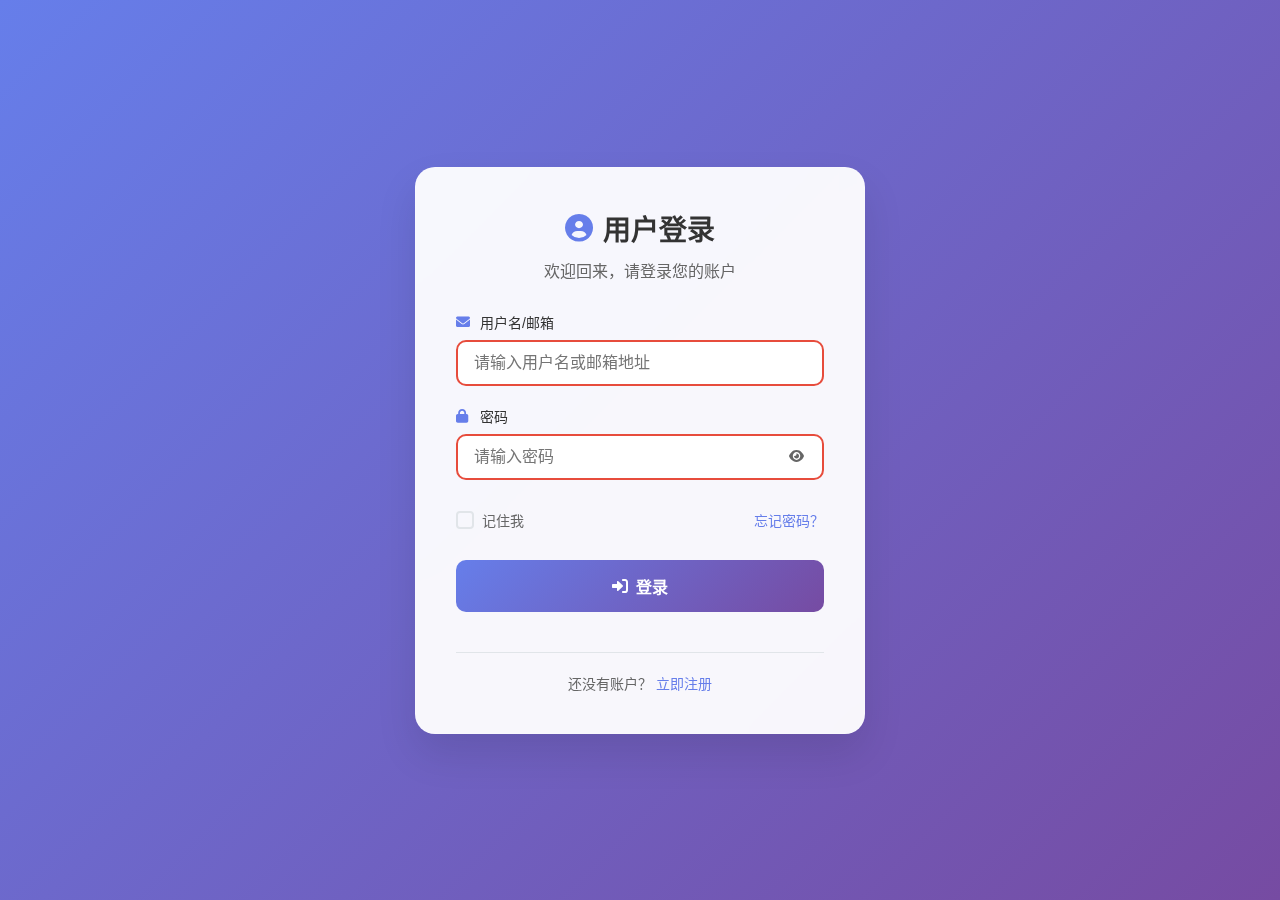
<file: index.html>
<!DOCTYPE html>
<html lang="zh-CN">
<head>
    <meta charset="UTF-8">
    <meta name="viewport" content="width=device-width, initial-scale=1.0">
    <title>线性代数基础</title>
    <link rel="stylesheet" href="styles.css">
    <link rel="stylesheet" href="auth-styles.css">
    <link href="https://cdnjs.cloudflare.com/ajax/libs/font-awesome/6.0.0/css/all.min.css" rel="stylesheet">
</head>
<body>
    <header>
        <div class="container">
            <div class="header-content">
                <div class="header-left">
                    <h1>线性代数基础</h1>
                    <p class="subtitle">探索数学之美，掌握线性代数精髓</p>
                </div>
                <div class="header-right">
                    <div class="user-info" id="userInfo" style="display: none;">
                        <span class="welcome-text">欢迎，<span id="username"></span></span>
                        <button class="logout-btn" onclick="authSystem.logout()">
                            <i class="fas fa-sign-out-alt"></i>
                            退出登录
                        </button>
                    </div>
                </div>
            </div>
        </div>
    </header>

    <main class="container">
        <section id="preface">
            <h2>前言</h2>
            <p>欢迎来到《线性代数基础》！这本电子书是为对线性代数感兴趣的你精心准备的，旨在帮助你掌握线性代数的基础知识和应用。无论你是完全的数学新手，还是已经有一些数学基础，这本书都将引导你一步步进入线性代数的精彩世界。</p>
            
            <h3>为什么学习线性代数？</h3>
            <p>在这个数据与计算的时代，线性代数已经渗透到我们生活的方方面面：从计算机图形学，到机器学习算法，再到量子力学。掌握线性代数技能不仅能帮助你理解这个世界是如何运作的，还能为你未来的学习和职业发展打下坚实的基础。</p>
            <p>通过学习线性代数，你将能够：</p>
            <ul>
                <li>理解和操作向量与矩阵</li>
                <li>解决线性方程组</li>
                <li>掌握特征值和特征向量的概念</li>
                <li>应用线性变换解决实际问题</li>
                <li>为深入学习机器学习和数据科学打下基础</li>
            </ul>
        </section>

        <section id="book-structure">
            <h2>目录</h2>
            <p>下列目录可直接跳转到 PDF 相应页面：</p>
            <div class="toc">
                <ul>
                    <li><a class="toc-link" href="pdfs/Chap1_1.pdf#page=1" data-page="1" data-pdf="pdfs/Chap1_1.pdf">1. 行 列 式 (Determinant)</a></li>
                    <li><a class="toc-link" href="pdfs/Chap2_Matrix.pdf#page=1" data-page="1" data-pdf="pdfs/Chap2_Matrix.pdf">2. 矩 阵 (Matrix)</a></li>
                    <li><a class="toc-link" href="pdfs/Chap1_1.pdf#page=1" data-page="1" data-pdf="pdfs/Chap1_1.pdf">3. 向量的概念与线性运算</a></li>
                    <li><a class="toc-link" href="pdfs/Chap1_1.pdf#page=1" data-page="1" data-pdf="pdfs/Chap1_1.pdf">4. 线性方程组的表示法</a></li>
                    <li><a class="toc-link" href="pdfs/Chap1_1.pdf#page=1" data-page="1" data-pdf="pdfs/Chap1_1.pdf">5. 特征值和特征向量的定义与关系</a></li>
                    <li><a class="toc-link" href="pdfs/Chap1_1.pdf#page=1" data-page="1" data-pdf="pdfs/Chap1_1.pdf">6. 二次型及矩阵表示</a></li>
                </ul>
            </div>
        </section>

        <!-- 新增：教材板块 -->
        <section id="materials">
            <h2>教材</h2>
            <ul>
                <li>《线性代数(第四版)》 - 刘先忠、杨明编著，高等教育出版社，2019年出版</li>
                <li>《线性代数同步辅导》 - 华中科技大学线性代数课程组编，刘先忠、杨明主编，华中科技大学出版社出版</li>
                <li>《线性代数练习册》 - 华中科技大学线性代数课程组编，华中科技大学出版社出版（适用于线上线下作业）</li>
            </ul>
        </section>

        <!-- 新增：推荐参考资料（国内/国外） -->
        <section id="references">
            <h2>推荐参考资料</h2>
            <h3>国内参考资料</h3>
            <ul>
                <li>《工程数学--线性代数》同济大学数学系编，高等教育出版社</li>
                <li>考研数学必备参考书，内容紧凑，逻辑清晰，紧扣考研大纲，习题经典。(稍显枯燥，缺少直观解释和应用介绍)</li>
                <li>《线性代数(第二版)》，居余马等编，清华大学出版社，2013</li>
                <li>相较于同济版教材，讲解更为细致，可读性强，注重理论体系</li>
                <li>《线性代数》，齐民友主编(武汉大学)，高等教育出版社</li>
                <li>介绍概念的来源和背后的数学思想，富有启发性</li>
            </ul>

            <h3>国外参考资料</h3>
            <ul>
                <li>Gilbert Strang《Introduction to Linear Algebra》</li>
                <li>世界级经典，在 B站上流传着他的传说，有兴趣的同学自行赏析</li>
                <li>David C. Lay《Linear Algebra and Its Applications》</li>
                <li>写作清晰，包含大量实例和应用场景（如计算机图形学、概率统计等）有中译本（沈复兴等译）</li>
                <li>Sheldon Axler《Linear Algebra Done Right》</li>
                <li>与传统教材的切入点不同，避开行列式，从向量空间和线性映射的角度构建整个理论系统，侧重于理论。有中译版本(杜现昆等)</li>
            </ul>
        </section>

        <!-- 新增：进阶阅读板块 -->
        <section id="advanced-reading">
            <h2>进阶阅读</h2>
            <ul>
                <li>《高等线性代数》，张贤科，高等教育出版社</li>
                <li>《高等代数》，丘维声，高等教育出版社</li>
                <li>《高等代数》，王萼芳，石生明，高等教育出版社</li>
                <li>《高等代数简明教程(第三版)》，蓝以中，北京大学出版社</li>
            </ul>
        </section>

        

        

        


        

        

        <!-- 章节内容占位符 -->
        <section id="chapter1" class="chapter">
            <p>本章内容可通过下方PDF预览：</p>
            <div class="page-navigation">
                <label for="pageInput1">跳转到页码：</label>
                <input type="number" id="pageInput1" min="1" placeholder="输入页码" class="page-input">
                <button onclick="jumpToPage('pdfViewer1', 'pageInput1')" class="jump-btn">跳转</button>
            </div>
            <div class="pdf-wrap">
                <iframe id="pdfViewer1" src="pdfs/Chap1_1.pdf#toolbar=0&navpanes=0&scrollbar=1" class="pdf-viewer" title="PDF 预览"></iframe>
                <!-- <p class="pdf-fallback">若预览无法显示，请<a href="pdfs/Chap1_1.pdf" target="_blank" rel="noopener">点击这里在新窗口打开</a>。</p> -->
            </div>
            <!-- 翻页控制器 -->
            <div class="pdf-controls">
                <button onclick="previousPage('pdfViewer1')" class="page-btn prev-btn" id="prevBtn1">
                    <i class="fas fa-chevron-left"></i>
                    <span>上一页</span>
                </button>
                <div class="page-info">
                    <span class="current-page" id="currentPage1">1</span>
                    <span class="page-separator">/</span>
                    <span class="total-pages" id="totalPages1">--</span>
                </div>
                <button onclick="nextPage('pdfViewer1')" class="page-btn next-btn" id="nextBtn1">
                    <span>下一页</span>
                    <i class="fas fa-chevron-right"></i>
                </button>
            </div>
            <a href="#book-structure" class="back-to-toc">返回目录</a>
        </section>

        <section id="chapter2" class="chapter">
            <h2>第二章：矩阵与线性变换</h2>
            <p>本章内容可通过下方PDF预览：</p>
            <div class="page-navigation">
                <label for="pageInput2">跳转到页码：</label>
                <input type="number" id="pageInput2" min="1" placeholder="输入页码" class="page-input">
                <button onclick="jumpToPage('pdfViewer2', 'pageInput2')" class="jump-btn">跳转</button>
            </div>
            <div class="pdf-wrap">
                <iframe id="pdfViewer2" src="pdfs/Chap2_Matrix.pdf#toolbar=0&navpanes=0&scrollbar=1" class="pdf-viewer" title="PDF 预览"></iframe>
            </div>
            <!-- 翻页控制器 -->
            <div class="pdf-controls">
                <button onclick="previousPage('pdfViewer2')" class="page-btn prev-btn" id="prevBtn2">
                    <i class="fas fa-chevron-left"></i>
                    <span>上一页</span>
                </button>
                <div class="page-info">
                    <span class="current-page" id="currentPage2">1</span>
                    <span class="page-separator">/</span>
                    <span class="total-pages" id="totalPages2">--</span>
                </div>
                <button onclick="nextPage('pdfViewer2')" class="page-btn next-btn" id="nextBtn2">
                    <span>下一页</span>
                    <i class="fas fa-chevron-right"></i>
                </button>
            </div>
            <a href="#book-structure" class="back-to-toc">返回目录</a>
        </section>

        <section id="chapter3" class="chapter">
            <h2>第三章：行列式与逆矩阵</h2>
            <p>本章内容正在编写中...</p>
            <a href="#book-structure" class="back-to-toc">返回目录</a>
        </section>

        <section id="chapter4" class="chapter">
            <h2>第四章：特征值与特征向量</h2>
            <p>本章内容正在编写中...</p>
            <a href="#book-structure" class="back-to-toc">返回目录</a>
        </section>

        <section id="chapter5" class="chapter">
            <h2>第五章：线性代数应用</h2>
            <p>本章内容正在编写中...</p>
            <a href="#book-structure" class="back-to-toc">返回目录</a>
        </section>

        <!-- 将课程应用场景移动到页面最底部（章节之后、页脚之前） -->
        <section id="applications">
            <h2>课程应用场景</h2>
            <p>通过本书学习的线性代数知识，你将能够参与到以下精彩的应用场景中：</p>
            
            <h3>数据分析与机器学习</h3>
            <p>在数据科学课程中，你将学习如何应用线性代数知识进行数据分析和机器学习。你将能够：</p>
            <ul>
                <li>使用主成分分析（PCA）进行数据降维</li>
                <li>理解机器学习算法背后的数学原理</li>
                <li>实现基于线性代数的预测模型</li>
                <li>掌握数据处理和特征提取的基本技能</li>
            </ul>
            
            <h3>计算机图形学</h3>
            <p>在计算机图形学课程中，你将有机会使用线性代数知识进行图像处理和3D建模。这个实践项目将让你：</p>
            <ul>
                <li>学习如何使用矩阵进行图像变换</li>
                <li>实现3D物体的旋转、缩放和平移</li>
                <li>应用线性代数算法进行图像处理和分析</li>
                <li>将数学知识与实际工程应用相结合</li>
            </ul>
            <p>这些应用场景不仅能让你体验线性代数在实际项目中的强大功能，还能帮助你将抽象的数学概念转化为有趣且实用的技能。</p>
        </section>
    </main>

    <footer>
        <div class="container">
            <p>&copy; 线性代数基础. 保留所有权利。</p>
        </div>
    </footer>
    <script>
      (function(){
        const defaultPdfPath = 'pdfs/Chap1_1.pdf';
        const viewer = document.getElementById('pdfViewer1');
        const chapter = document.getElementById('chapter1');
        
        document.querySelectorAll('.toc-link[data-page]').forEach(function(link){
          link.addEventListener('click', function(ev){
            ev.preventDefault();
            const page = this.getAttribute('data-page');
            const pdfPath = this.getAttribute('data-pdf') || defaultPdfPath;
            
            // 确保章节可见
            location.hash = '#chapter1';
            
            if (viewer && page) {
              // 使用PDF URL参数：隐藏工具栏但保留导航功能
              const targetUrl = pdfPath + '#page=' + page + '&toolbar=0&navpanes=0&scrollbar=1';
              
              // 使用延迟更新确保页面滚动完成后再更新PDF
              setTimeout(function() {
                viewer.setAttribute('src', targetUrl + '&t=' + Date.now());
              }, 100);
            }
            
            if (chapter) {
              chapter.scrollIntoView({ behavior: 'smooth', block: 'start' });
            }
          });
        });
        
        // 禁用iframe内的右键菜单（尽力而为）
        viewer.addEventListener('load', function() {
          try {
            const iframeDoc = viewer.contentDocument || viewer.contentWindow.document;
            iframeDoc.addEventListener('contextmenu', function(e) {
              e.preventDefault();
            });
          } catch(e) {
            // 跨域限制，无法访问iframe内容
            console.log('无法禁用PDF内部右键菜单（跨域限制）');
          }
        });
      })();
      
      // 页码跳转功能
      function jumpToPage(viewerId, inputId) {
        console.log('jumpToPage函数被调用，参数：', viewerId, inputId);
        
        const viewer = document.getElementById(viewerId);
        const input = document.getElementById(inputId);
        
        console.log('找到的元素：', viewer, input);
        
        if (!viewer || !input) {
          alert('页面元素未找到');
          console.error('元素未找到：viewer=', viewer, 'input=', input);
          return;
        }
        
        const pageNumber = parseInt(input.value);
        console.log('输入的页码：', input.value, '解析后：', pageNumber);
        
        if (isNaN(pageNumber) || pageNumber < 1) {
          alert('请输入有效的页码（大于0的整数）');
          return;
        }
        
        // 获取当前PDF的基础URL（去除现有的页码参数）
        let currentSrc = viewer.getAttribute('src');
        let basePdfUrl = currentSrc.split('#')[0];
        
        console.log('当前PDF源：', currentSrc);
        console.log('基础URL：', basePdfUrl);
        
        // 构建新的PDF URL，包含页码参数
        const newUrl = basePdfUrl + '#page=' + pageNumber + '&toolbar=0&navpanes=0&scrollbar=1';
        
        console.log('新的URL：', newUrl);
        
        // 先清空src，然后重新设置，确保PDF重新加载
        viewer.src = '';
        
        // 使用setTimeout确保清空操作完成后再设置新URL
        setTimeout(function() {
          viewer.src = newUrl + '&t=' + Date.now();
          console.log('PDF已重新加载到第 ' + pageNumber + ' 页');
          
          // 更新页码显示
          updatePageDisplay(viewerId, pageNumber);
        }, 100);
        
        // 清空输入框
        input.value = '';
        
        // 提示用户
        console.log('已跳转到第 ' + pageNumber + ' 页');
        
        // 滚动到PDF查看器位置，确保用户能看到变化
        viewer.scrollIntoView({ behavior: 'smooth', block: 'center' });
      }
      
      // PDF翻页管理器
      const pdfPageManager = {
        // 存储每个PDF的当前页码和总页数
        pdfData: {
          'pdfViewer1': { currentPage: 1, totalPages: null, basePdfUrl: 'pdfs/Chap1_1.pdf' },
          'pdfViewer2': { currentPage: 1, totalPages: null, basePdfUrl: 'pdfs/Chap2_Matrix.pdf' }
        },
        
        // PDF文件页数映射表
        pdfPageCounts: {
          'pdfs/Chap1_1.pdf': 93,
          'pdfs/Chap2_Matrix.pdf': 100
        },
        
        // 根据PDF文件路径获取页数
        getPdfPageCount: function(pdfPath) {
          // 提取文件名部分进行匹配
          for (let knownPath in this.pdfPageCounts) {
            if (pdfPath.includes(knownPath) || knownPath.includes(pdfPath.split('/').pop())) {
              return this.pdfPageCounts[knownPath];
            }
          }
          // 如果找不到匹配，返回默认值
          console.warn('未找到PDF文件的页数信息:', pdfPath);
          return 100; // 默认页数
        },
        
        // 动态更新查看器的页数限制
        updateViewerPageLimit: function(viewerId) {
          const currentPdfUrl = this.getCurrentPdfUrl(viewerId);
          if (currentPdfUrl) {
            const pageCount = this.getPdfPageCount(currentPdfUrl);
            this.pdfData[viewerId].totalPages = pageCount;
            console.log(`已更新 ${viewerId} 的页数限制为: ${pageCount} (基于文件: ${currentPdfUrl})`);
            this.updatePageDisplay(viewerId);
          }
        },
        
        // 初始化PDF页码信息
        init: function() {
          // 根据实际PDF页数设置
          // Chap1_1.pdf 实际包含 93 页内容
          this.pdfData['pdfViewer1'].totalPages = 93;
          // Chap2_Matrix.pdf 实际包含 100 页内容
          this.pdfData['pdfViewer2'].totalPages = 100;
          
          // 更新页码显示
          this.updateAllPageDisplays();
          
          // 延迟执行初始化页数限制同步，确保iframe已加载
          setTimeout(() => {
            this.syncInitialPageLimits();
          }, 500);
        },
        
        // 同步初始化时的页数限制显示
        syncInitialPageLimits: function() {
          console.log('=== 同步初始化页数限制 ===');
          
          // 为每个查看器同步页数限制
          for (let viewerId in this.pdfData) {
            const viewer = document.getElementById(viewerId);
            if (viewer && viewer.src) {
              console.log(`检查 ${viewerId} 的初始PDF:`, viewer.src);
              
              // 从iframe的src中提取PDF路径
              const srcUrl = viewer.src;
              let pdfPath = '';
              
              if (srcUrl.includes('Chap1_1.pdf')) {
                pdfPath = 'pdfs/Chap1_1.pdf';
              } else if (srcUrl.includes('Chap2_Matrix.pdf')) {
                pdfPath = 'pdfs/Chap2_Matrix.pdf';
              }
              
              if (pdfPath) {
                const correctPageCount = this.getPdfPageCount(pdfPath);
                if (this.pdfData[viewerId].totalPages !== correctPageCount) {
                  console.log(`更新 ${viewerId} 页数限制: ${this.pdfData[viewerId].totalPages} -> ${correctPageCount}`);
                  this.pdfData[viewerId].totalPages = correctPageCount;
                  this.updatePageDisplay(viewerId);
                }
              }
            }
          }
        },
        
        // 手动设置PDF总页数的方法
        setPdfTotalPages: function(viewerId, totalPages) {
          if (this.pdfData[viewerId]) {
            this.pdfData[viewerId].totalPages = totalPages;
            this.updatePageDisplay(viewerId);
            console.log(`已设置 ${viewerId} 的总页数为: ${totalPages}`);
          }
        },
        
        // 更新所有PDF的页码显示
        updateAllPageDisplays: function() {
          for (let viewerId in this.pdfData) {
            this.updatePageDisplay(viewerId);
          }
        },
        
        // 更新指定PDF的页码显示
        updatePageDisplay: function(viewerId) {
          const data = this.pdfData[viewerId];
          if (!data) return;
          
          const viewerNum = viewerId.replace('pdfViewer', '');
          const currentPageEl = document.getElementById('currentPage' + viewerNum);
          const totalPagesEl = document.getElementById('totalPages' + viewerNum);
          const prevBtn = document.getElementById('prevBtn' + viewerNum);
          const nextBtn = document.getElementById('nextBtn' + viewerNum);
          
          if (currentPageEl) currentPageEl.textContent = data.currentPage;
          if (totalPagesEl) totalPagesEl.textContent = data.totalPages || '--';
          
          // 更新按钮状态
          if (prevBtn) {
            prevBtn.disabled = data.currentPage <= 1;
            prevBtn.classList.toggle('disabled', data.currentPage <= 1);
          }
          if (nextBtn) {
            nextBtn.disabled = data.currentPage >= (data.totalPages || 999);
            nextBtn.classList.toggle('disabled', data.currentPage >= (data.totalPages || 999));
          }
        },
        
        // 获取当前iframe中实际加载的PDF文件路径
        getCurrentPdfUrl: function(viewerId) {
          const viewer = document.getElementById(viewerId);
          if (!viewer || !viewer.src) {
            console.error('无法获取PDF查看器或其src:', viewerId);
            return null;
          }
          
          // 从当前src中提取PDF文件路径（去除哈希参数）
          const currentSrc = viewer.src;
          const baseUrl = currentSrc.split('#')[0].split('?')[0];
          
          // 如果是完整URL，提取相对路径
          if (baseUrl.includes('/')) {
            const pathParts = baseUrl.split('/');
            const fileName = pathParts[pathParts.length - 1];
            const folderName = pathParts[pathParts.length - 2];
            return folderName + '/' + fileName;
          }
          
          return baseUrl;
        },
        
        // 跳转到指定页码 - 修复版本
        goToPage: function(viewerId, pageNumber) {
          console.log('goToPage called:', viewerId, pageNumber);
          const data = this.pdfData[viewerId];
          if (!data) {
            console.error('No PDF data found for viewerId:', viewerId);
            return;
          }
          
          // 动态更新当前PDF的页数限制
          this.updateViewerPageLimit(viewerId);
          
          // 获取当前实际加载的PDF文件路径
          const currentPdfUrl = this.getCurrentPdfUrl(viewerId);
          if (!currentPdfUrl) {
            console.error('无法获取当前PDF文件路径');
            return;
          }
          
          console.log('当前实际加载的PDF:', currentPdfUrl);
          console.log('原始basePdfUrl:', data.basePdfUrl);
          console.log('当前PDF页数限制:', data.totalPages);
          
          // 验证页码范围
          if (pageNumber < 1) pageNumber = 1;
          if (data.totalPages && pageNumber > data.totalPages) pageNumber = data.totalPages;
          
          console.log('验证后的页码:', pageNumber);
          
          // 更新当前页码
          data.currentPage = pageNumber;
          
          // 获取PDF查看器元素
          const viewer = document.getElementById(viewerId);
          if (!viewer) {
            console.error('PDF viewer element not found:', viewerId);
            return;
          }
          
          // 使用当前实际的PDF文件路径构建新URL
          const newUrl = currentPdfUrl + '#page=' + pageNumber + '&toolbar=0&navpanes=0&scrollbar=1';
          console.log('新的PDF URL:', newUrl);
          
          // 重新加载PDF
          viewer.src = '';
          setTimeout(() => {
            viewer.src = newUrl + '&t=' + Date.now();
            console.log('PDF reloaded with URL:', viewer.src);
            this.updatePageDisplay(viewerId);
          }, 100);
        }
      };
      
      // 上一页功能 - 增强版本
      function previousPage(viewerId) {
        console.log('previousPage called with viewerId:', viewerId);
        const data = pdfPageManager.pdfData[viewerId];
        console.log('PDF data for', viewerId, ':', data);
        
        if (data && data.currentPage > 1) {
          console.log('Going to previous page:', data.currentPage - 1);
          pdfPageManager.goToPage(viewerId, data.currentPage - 1);
        } else {
          console.log('Cannot go to previous page - already at first page or no data');
        }
      }
      
      // 下一页功能 - 增强版本
      function nextPage(viewerId) {
        console.log('nextPage called with viewerId:', viewerId);
        const data = pdfPageManager.pdfData[viewerId];
        console.log('PDF data for', viewerId, ':', data);
        
        if (data && (!data.totalPages || data.currentPage < data.totalPages)) {
          console.log('Going to next page:', data.currentPage + 1);
          pdfPageManager.goToPage(viewerId, data.currentPage + 1);
        } else {
          console.log('Cannot go to next page - already at last page or no data');
        }
      }
      
      // 更新页码显示（兼容原有的jumpToPage函数）
      function updatePageDisplay(viewerId, pageNumber) {
        const data = pdfPageManager.pdfData[viewerId];
        if (data) {
          data.currentPage = pageNumber;
          pdfPageManager.updatePageDisplay(viewerId);
        }
      }
      
      // 页面加载完成后初始化
      document.addEventListener('DOMContentLoaded', function() {
        pdfPageManager.init();
        
        // 监听iframe加载完成事件，确保页数显示同步
        document.querySelectorAll('iframe[id^="pdfViewer"]').forEach(iframe => {
          iframe.addEventListener('load', function() {
            const viewerId = this.id;
            console.log(`${viewerId} iframe 加载完成，同步页数限制`);
            
            // 延迟一点时间确保PDF完全加载
            setTimeout(() => {
              pdfPageManager.updateViewerPageLimit(viewerId);
            }, 200);
          });
        });
        
        // 添加目录链接点击事件处理
        document.querySelectorAll('.toc-link').forEach(link => {
          link.addEventListener('click', function(e) {
            e.preventDefault();
            
            const pdfPath = this.getAttribute('data-pdf');
            const targetPage = parseInt(this.getAttribute('data-page')) || 1;
            
            console.log('目录链接点击:', pdfPath, '页码:', targetPage);
            
            // 根据PDF路径确定要更新的查看器
            let targetViewerId = null;
            if (pdfPath.includes('Chap1_1.pdf')) {
              targetViewerId = 'pdfViewer1';
              // 滚动到第一章节
              document.getElementById('chapter1').scrollIntoView({ behavior: 'smooth' });
            } else if (pdfPath.includes('Chap2_Matrix.pdf')) {
              targetViewerId = 'pdfViewer2';
              // 滚动到第二章节
              document.getElementById('chapter2').scrollIntoView({ behavior: 'smooth' });
            }
            
            if (targetViewerId) {
              // 更新查看器的PDF文件和页码
              const viewer = document.getElementById(targetViewerId);
              const newUrl = pdfPath + '#page=' + targetPage + '&toolbar=0&navpanes=0&scrollbar=1';
              
              console.log('更新查看器:', targetViewerId, '新URL:', newUrl);
              
              viewer.src = newUrl;
              
              // 动态更新页数限制
              pdfPageManager.updateViewerPageLimit(targetViewerId);
              
              // 更新页码管理器的当前页码
              const data = pdfPageManager.pdfData[targetViewerId];
              if (data) {
                data.currentPage = targetPage;
                pdfPageManager.updatePageDisplay(targetViewerId);
              }
            }
          });
        });
        
        // 在控制台输出页数设置说明
        console.log('=== PDF页数设置说明 ===');
        console.log('如需修改PDF实际页数，请在控制台执行以下命令：');
        console.log('pdfPageManager.setPdfTotalPages("pdfViewer1", 实际页数); // 设置第一章页数');
        console.log('pdfPageManager.setPdfTotalPages("pdfViewer2", 实际页数); // 设置第二章页数');
        console.log('例如：pdfPageManager.setPdfTotalPages("pdfViewer1", 15);');
        console.log('当前设置：');
        console.log('- 第一章 (Chap1_1.pdf): ' + pdfPageManager.pdfData['pdfViewer1'].totalPages + ' 页 (实际93页)');
        console.log('- 第二章 (Chap2_Matrix.pdf): ' + pdfPageManager.pdfData['pdfViewer2'].totalPages + ' 页 (实际100页)');
      });
    </script>
    
    <!-- 认证系统脚本 -->
    <script src="auth.js"></script>
    <script>
        // 页面加载完成后初始化用户界面
        document.addEventListener('DOMContentLoaded', function() {
            const currentUser = authSystem.getCurrentUser();
            const userInfo = document.getElementById('userInfo');
            const usernameSpan = document.getElementById('username');
            
            if (currentUser && userInfo && usernameSpan) {
                usernameSpan.textContent = currentUser.username;
                userInfo.style.display = 'flex';
            }
        });
    </script>
</body>
</html>
</file>
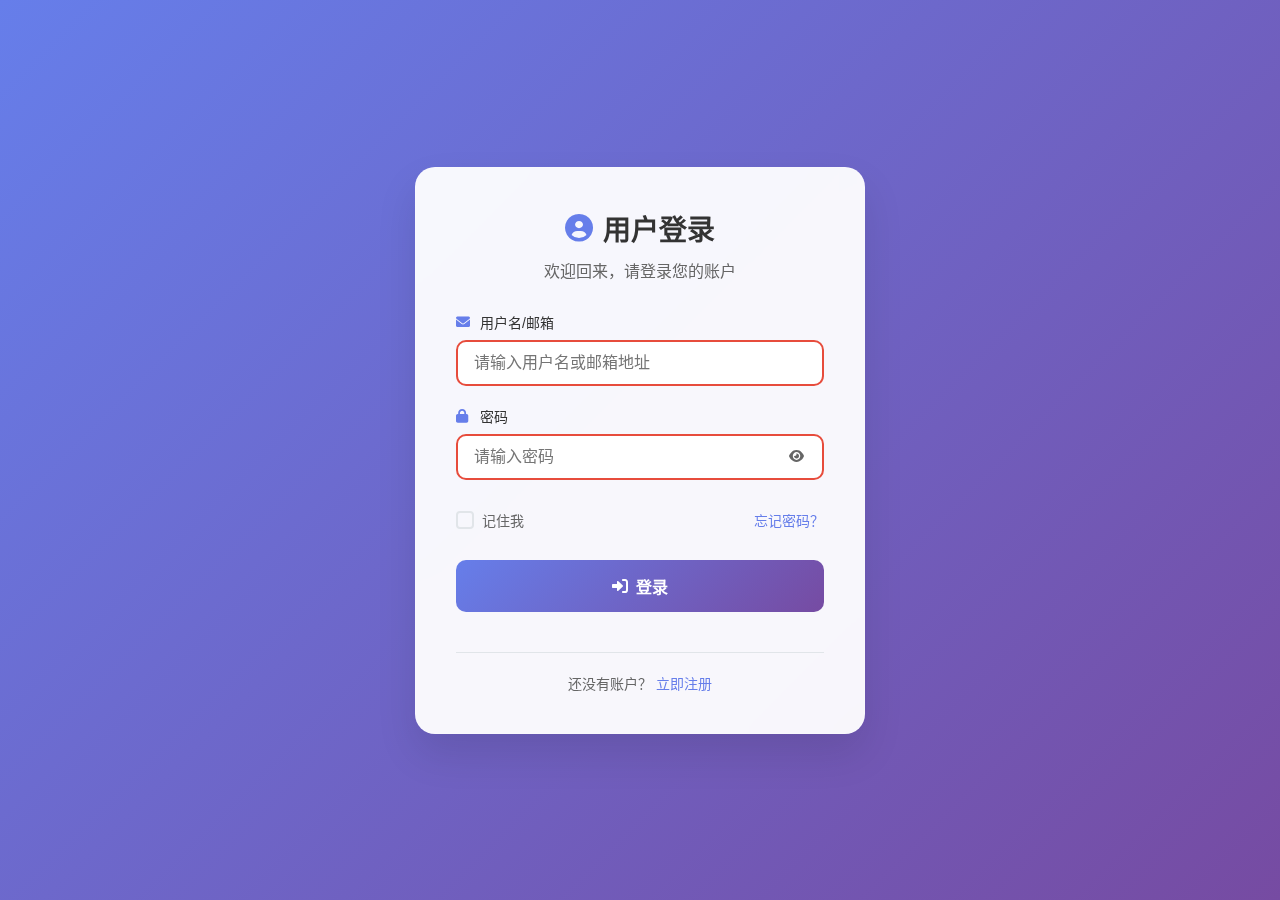
<file: web/index.html>
<!DOCTYPE html>
<html lang="zh-CN">
<head>
    <meta charset="UTF-8">
    <meta name="viewport" content="width=device-width, initial-scale=1.0">
    <title>线性代数基础</title>
    <link rel="stylesheet" href="styles.css">
    <link rel="stylesheet" href="auth-styles.css">
    <link href="https://cdnjs.cloudflare.com/ajax/libs/font-awesome/6.0.0/css/all.min.css" rel="stylesheet">
</head>
<body>
    <header>
        <div class="container">
            <div class="header-content">
                <div class="header-left">
                    <h1>线性代数基础</h1>
                    <p class="subtitle">探索数学之美，掌握线性代数精髓</p>
                </div>
                <div class="header-right">
                    <div class="user-info" id="userInfo" style="display: none;">
                        <span class="welcome-text">欢迎，<span id="username"></span></span>
                        <button class="logout-btn" onclick="authSystem.logout()">
                            <i class="fas fa-sign-out-alt"></i>
                            退出登录
                        </button>
                    </div>
                </div>
            </div>
        </div>
    </header>

    <main class="container">
        <section id="preface">
            <h2>前言</h2>
            <p>欢迎来到《线性代数基础》！这本电子书是为对线性代数感兴趣的你精心准备的，旨在帮助你掌握线性代数的基础知识和应用。无论你是完全的数学新手，还是已经有一些数学基础，这本书都将引导你一步步进入线性代数的精彩世界。</p>
            
            <h3>为什么学习线性代数？</h3>
            <p>在这个数据与计算的时代，线性代数已经渗透到我们生活的方方面面：从计算机图形学，到机器学习算法，再到量子力学。掌握线性代数技能不仅能帮助你理解这个世界是如何运作的，还能为你未来的学习和职业发展打下坚实的基础。</p>
            <p>通过学习线性代数，你将能够：</p>
            <ul>
                <li>理解和操作向量与矩阵</li>
                <li>解决线性方程组</li>
                <li>掌握特征值和特征向量的概念</li>
                <li>应用线性变换解决实际问题</li>
                <li>为深入学习机器学习和数据科学打下基础</li>
            </ul>
        </section>

        <section id="book-structure">
            <h2>目录</h2>
            <p>下列目录可直接跳转到 PDF 相应页面：</p>
            <div class="toc">
                <ul>
                    <li><a class="toc-link" href="pdfs/Chap1_1.pdf#page=1" data-page="1" data-pdf="pdfs/Chap1_1.pdf">1. 行 列 式 (Determinant)</a></li>
                    <li><a class="toc-link" href="pdfs/Chap2_Matrix.pdf#page=1" data-page="1" data-pdf="pdfs/Chap2_Matrix.pdf">2. 矩 阵 (Matrix)</a></li>
                    <li><a class="toc-link" href="pdfs/Chap1_1.pdf#page=1" data-page="1" data-pdf="pdfs/Chap1_1.pdf">3. 向量的概念与线性运算</a></li>
                    <li><a class="toc-link" href="pdfs/Chap1_1.pdf#page=1" data-page="1" data-pdf="pdfs/Chap1_1.pdf">4. 线性方程组的表示法</a></li>
                    <li><a class="toc-link" href="pdfs/Chap1_1.pdf#page=1" data-page="1" data-pdf="pdfs/Chap1_1.pdf">5. 特征值和特征向量的定义与关系</a></li>
                    <li><a class="toc-link" href="pdfs/Chap1_1.pdf#page=1" data-page="1" data-pdf="pdfs/Chap1_1.pdf">6. 二次型及矩阵表示</a></li>
                </ul>
            </div>
        </section>

        <!-- 新增：教材板块 -->
        <section id="materials">
            <h2>教材</h2>
            <ul>
                <li>《线性代数(第四版)》 - 刘先忠、杨明编著，高等教育出版社，2019年出版</li>
                <li>《线性代数同步辅导》 - 华中科技大学线性代数课程组编，刘先忠、杨明主编，华中科技大学出版社出版</li>
                <li>《线性代数练习册》 - 华中科技大学线性代数课程组编，华中科技大学出版社出版（适用于线上线下作业）</li>
            </ul>
        </section>

        <!-- 新增：推荐参考资料（国内/国外） -->
        <section id="references">
            <h2>推荐参考资料</h2>
            <h3>国内参考资料</h3>
            <ul>
                <li>《工程数学--线性代数》同济大学数学系编，高等教育出版社</li>
                <li>考研数学必备参考书，内容紧凑，逻辑清晰，紧扣考研大纲，习题经典。(稍显枯燥，缺少直观解释和应用介绍)</li>
                <li>《线性代数(第二版)》，居余马等编，清华大学出版社，2013</li>
                <li>相较于同济版教材，讲解更为细致，可读性强，注重理论体系</li>
                <li>《线性代数》，齐民友主编(武汉大学)，高等教育出版社</li>
                <li>介绍概念的来源和背后的数学思想，富有启发性</li>
            </ul>

            <h3>国外参考资料</h3>
            <ul>
                <li>Gilbert Strang《Introduction to Linear Algebra》</li>
                <li>世界级经典，在 B站上流传着他的传说，有兴趣的同学自行赏析</li>
                <li>David C. Lay《Linear Algebra and Its Applications》</li>
                <li>写作清晰，包含大量实例和应用场景（如计算机图形学、概率统计等）有中译本（沈复兴等译）</li>
                <li>Sheldon Axler《Linear Algebra Done Right》</li>
                <li>与传统教材的切入点不同，避开行列式，从向量空间和线性映射的角度构建整个理论系统，侧重于理论。有中译版本(杜现昆等)</li>
            </ul>
        </section>

        <!-- 新增：进阶阅读板块 -->
        <section id="advanced-reading">
            <h2>进阶阅读</h2>
            <ul>
                <li>《高等线性代数》，张贤科，高等教育出版社</li>
                <li>《高等代数》，丘维声，高等教育出版社</li>
                <li>《高等代数》，王萼芳，石生明，高等教育出版社</li>
                <li>《高等代数简明教程(第三版)》，蓝以中，北京大学出版社</li>
            </ul>
        </section>

        

        

        


        

        

        <!-- 章节内容占位符 -->
        <section id="chapter1" class="chapter">
            <p>本章内容可通过下方PDF预览：</p>
            <div class="page-navigation">
                <label for="pageInput1">跳转到页码：</label>
                <input type="number" id="pageInput1" min="1" placeholder="输入页码" class="page-input">
                <button onclick="jumpToPage('pdfViewer1', 'pageInput1')" class="jump-btn">跳转</button>
            </div>
            <div class="pdf-wrap">
                <iframe id="pdfViewer1" src="pdfs/Chap1_1.pdf#toolbar=0&navpanes=0&scrollbar=1" class="pdf-viewer" title="PDF 预览"></iframe>
                <!-- <p class="pdf-fallback">若预览无法显示，请<a href="pdfs/Chap1_1.pdf" target="_blank" rel="noopener">点击这里在新窗口打开</a>。</p> -->
            </div>
            <!-- 翻页控制器 -->
            <div class="pdf-controls">
                <button onclick="previousPage('pdfViewer1')" class="page-btn prev-btn" id="prevBtn1">
                    <i class="fas fa-chevron-left"></i>
                    <span>上一页</span>
                </button>
                <div class="page-info">
                    <span class="current-page" id="currentPage1">1</span>
                    <span class="page-separator">/</span>
                    <span class="total-pages" id="totalPages1">--</span>
                </div>
                <button onclick="nextPage('pdfViewer1')" class="page-btn next-btn" id="nextBtn1">
                    <span>下一页</span>
                    <i class="fas fa-chevron-right"></i>
                </button>
            </div>
            <a href="#book-structure" class="back-to-toc">返回目录</a>
        </section>

        <section id="chapter2" class="chapter">
            <h2>第二章：矩阵与线性变换</h2>
            <p>本章内容可通过下方PDF预览：</p>
            <div class="page-navigation">
                <label for="pageInput2">跳转到页码：</label>
                <input type="number" id="pageInput2" min="1" placeholder="输入页码" class="page-input">
                <button onclick="jumpToPage('pdfViewer2', 'pageInput2')" class="jump-btn">跳转</button>
            </div>
            <div class="pdf-wrap">
                <iframe id="pdfViewer2" src="pdfs/Chap2_Matrix.pdf#toolbar=0&navpanes=0&scrollbar=1" class="pdf-viewer" title="PDF 预览"></iframe>
            </div>
            <!-- 翻页控制器 -->
            <div class="pdf-controls">
                <button onclick="previousPage('pdfViewer2')" class="page-btn prev-btn" id="prevBtn2">
                    <i class="fas fa-chevron-left"></i>
                    <span>上一页</span>
                </button>
                <div class="page-info">
                    <span class="current-page" id="currentPage2">1</span>
                    <span class="page-separator">/</span>
                    <span class="total-pages" id="totalPages2">--</span>
                </div>
                <button onclick="nextPage('pdfViewer2')" class="page-btn next-btn" id="nextBtn2">
                    <span>下一页</span>
                    <i class="fas fa-chevron-right"></i>
                </button>
            </div>
            <a href="#book-structure" class="back-to-toc">返回目录</a>
        </section>

        <section id="chapter3" class="chapter">
            <h2>第三章：行列式与逆矩阵</h2>
            <p>本章内容正在编写中...</p>
            <a href="#book-structure" class="back-to-toc">返回目录</a>
        </section>

        <section id="chapter4" class="chapter">
            <h2>第四章：特征值与特征向量</h2>
            <p>本章内容正在编写中...</p>
            <a href="#book-structure" class="back-to-toc">返回目录</a>
        </section>

        <section id="chapter5" class="chapter">
            <h2>第五章：线性代数应用</h2>
            <p>本章内容正在编写中...</p>
            <a href="#book-structure" class="back-to-toc">返回目录</a>
        </section>

        <!-- 将课程应用场景移动到页面最底部（章节之后、页脚之前） -->
        <section id="applications">
            <h2>课程应用场景</h2>
            <p>通过本书学习的线性代数知识，你将能够参与到以下精彩的应用场景中：</p>
            
            <h3>数据分析与机器学习</h3>
            <p>在数据科学课程中，你将学习如何应用线性代数知识进行数据分析和机器学习。你将能够：</p>
            <ul>
                <li>使用主成分分析（PCA）进行数据降维</li>
                <li>理解机器学习算法背后的数学原理</li>
                <li>实现基于线性代数的预测模型</li>
                <li>掌握数据处理和特征提取的基本技能</li>
            </ul>
            
            <h3>计算机图形学</h3>
            <p>在计算机图形学课程中，你将有机会使用线性代数知识进行图像处理和3D建模。这个实践项目将让你：</p>
            <ul>
                <li>学习如何使用矩阵进行图像变换</li>
                <li>实现3D物体的旋转、缩放和平移</li>
                <li>应用线性代数算法进行图像处理和分析</li>
                <li>将数学知识与实际工程应用相结合</li>
            </ul>
            <p>这些应用场景不仅能让你体验线性代数在实际项目中的强大功能，还能帮助你将抽象的数学概念转化为有趣且实用的技能。</p>
        </section>
    </main>

    <footer>
        <div class="container">
            <p>&copy; 线性代数基础. 保留所有权利。</p>
        </div>
    </footer>
    <script>
      (function(){
        const defaultPdfPath = 'pdfs/Chap1_1.pdf';
        const viewer = document.getElementById('pdfViewer1');
        const chapter = document.getElementById('chapter1');
        
        document.querySelectorAll('.toc-link[data-page]').forEach(function(link){
          link.addEventListener('click', function(ev){
            ev.preventDefault();
            const page = this.getAttribute('data-page');
            const pdfPath = this.getAttribute('data-pdf') || defaultPdfPath;
            
            // 确保章节可见
            location.hash = '#chapter1';
            
            if (viewer && page) {
              // 使用PDF URL参数：隐藏工具栏但保留导航功能
              const targetUrl = pdfPath + '#page=' + page + '&toolbar=0&navpanes=0&scrollbar=1';
              
              // 使用延迟更新确保页面滚动完成后再更新PDF
              setTimeout(function() {
                viewer.setAttribute('src', targetUrl + '&t=' + Date.now());
              }, 100);
            }
            
            if (chapter) {
              chapter.scrollIntoView({ behavior: 'smooth', block: 'start' });
            }
          });
        });
        
        // 禁用iframe内的右键菜单（尽力而为）
        viewer.addEventListener('load', function() {
          try {
            const iframeDoc = viewer.contentDocument || viewer.contentWindow.document;
            iframeDoc.addEventListener('contextmenu', function(e) {
              e.preventDefault();
            });
          } catch(e) {
            // 跨域限制，无法访问iframe内容
            console.log('无法禁用PDF内部右键菜单（跨域限制）');
          }
        });
      })();
      
      // 页码跳转功能
      function jumpToPage(viewerId, inputId) {
        console.log('jumpToPage函数被调用，参数：', viewerId, inputId);
        
        const viewer = document.getElementById(viewerId);
        const input = document.getElementById(inputId);
        
        console.log('找到的元素：', viewer, input);
        
        if (!viewer || !input) {
          alert('页面元素未找到');
          console.error('元素未找到：viewer=', viewer, 'input=', input);
          return;
        }
        
        const pageNumber = parseInt(input.value);
        console.log('输入的页码：', input.value, '解析后：', pageNumber);
        
        if (isNaN(pageNumber) || pageNumber < 1) {
          alert('请输入有效的页码（大于0的整数）');
          return;
        }
        
        // 获取当前PDF的基础URL（去除现有的页码参数）
        let currentSrc = viewer.getAttribute('src');
        let basePdfUrl = currentSrc.split('#')[0];
        
        console.log('当前PDF源：', currentSrc);
        console.log('基础URL：', basePdfUrl);
        
        // 构建新的PDF URL，包含页码参数
        const newUrl = basePdfUrl + '#page=' + pageNumber + '&toolbar=0&navpanes=0&scrollbar=1';
        
        console.log('新的URL：', newUrl);
        
        // 先清空src，然后重新设置，确保PDF重新加载
        viewer.src = '';
        
        // 使用setTimeout确保清空操作完成后再设置新URL
        setTimeout(function() {
          viewer.src = newUrl + '&t=' + Date.now();
          console.log('PDF已重新加载到第 ' + pageNumber + ' 页');
          
          // 更新页码显示
          updatePageDisplay(viewerId, pageNumber);
        }, 100);
        
        // 清空输入框
        input.value = '';
        
        // 提示用户
        console.log('已跳转到第 ' + pageNumber + ' 页');
        
        // 滚动到PDF查看器位置，确保用户能看到变化
        viewer.scrollIntoView({ behavior: 'smooth', block: 'center' });
      }
      
      // PDF翻页管理器
      const pdfPageManager = {
        // 存储每个PDF的当前页码和总页数
        pdfData: {
          'pdfViewer1': { currentPage: 1, totalPages: null, basePdfUrl: 'pdfs/Chap1_1.pdf' },
          'pdfViewer2': { currentPage: 1, totalPages: null, basePdfUrl: 'pdfs/Chap2_Matrix.pdf' }
        },
        
        // PDF文件页数映射表
        pdfPageCounts: {
          'pdfs/Chap1_1.pdf': 93,
          'pdfs/Chap2_Matrix.pdf': 100
        },
        
        // 根据PDF文件路径获取页数
        getPdfPageCount: function(pdfPath) {
          // 提取文件名部分进行匹配
          for (let knownPath in this.pdfPageCounts) {
            if (pdfPath.includes(knownPath) || knownPath.includes(pdfPath.split('/').pop())) {
              return this.pdfPageCounts[knownPath];
            }
          }
          // 如果找不到匹配，返回默认值
          console.warn('未找到PDF文件的页数信息:', pdfPath);
          return 100; // 默认页数
        },
        
        // 动态更新查看器的页数限制
        updateViewerPageLimit: function(viewerId) {
          const currentPdfUrl = this.getCurrentPdfUrl(viewerId);
          if (currentPdfUrl) {
            const pageCount = this.getPdfPageCount(currentPdfUrl);
            this.pdfData[viewerId].totalPages = pageCount;
            console.log(`已更新 ${viewerId} 的页数限制为: ${pageCount} (基于文件: ${currentPdfUrl})`);
            this.updatePageDisplay(viewerId);
          }
        },
        
        // 初始化PDF页码信息
        init: function() {
          // 根据实际PDF页数设置
          // Chap1_1.pdf 实际包含 93 页内容
          this.pdfData['pdfViewer1'].totalPages = 93;
          // Chap2_Matrix.pdf 实际包含 100 页内容
          this.pdfData['pdfViewer2'].totalPages = 100;
          
          // 更新页码显示
          this.updateAllPageDisplays();
          
          // 延迟执行初始化页数限制同步，确保iframe已加载
          setTimeout(() => {
            this.syncInitialPageLimits();
          }, 500);
        },
        
        // 同步初始化时的页数限制显示
        syncInitialPageLimits: function() {
          console.log('=== 同步初始化页数限制 ===');
          
          // 为每个查看器同步页数限制
          for (let viewerId in this.pdfData) {
            const viewer = document.getElementById(viewerId);
            if (viewer && viewer.src) {
              console.log(`检查 ${viewerId} 的初始PDF:`, viewer.src);
              
              // 从iframe的src中提取PDF路径
              const srcUrl = viewer.src;
              let pdfPath = '';
              
              if (srcUrl.includes('Chap1_1.pdf')) {
                pdfPath = 'pdfs/Chap1_1.pdf';
              } else if (srcUrl.includes('Chap2_Matrix.pdf')) {
                pdfPath = 'pdfs/Chap2_Matrix.pdf';
              }
              
              if (pdfPath) {
                const correctPageCount = this.getPdfPageCount(pdfPath);
                if (this.pdfData[viewerId].totalPages !== correctPageCount) {
                  console.log(`更新 ${viewerId} 页数限制: ${this.pdfData[viewerId].totalPages} -> ${correctPageCount}`);
                  this.pdfData[viewerId].totalPages = correctPageCount;
                  this.updatePageDisplay(viewerId);
                }
              }
            }
          }
        },
        
        // 手动设置PDF总页数的方法
        setPdfTotalPages: function(viewerId, totalPages) {
          if (this.pdfData[viewerId]) {
            this.pdfData[viewerId].totalPages = totalPages;
            this.updatePageDisplay(viewerId);
            console.log(`已设置 ${viewerId} 的总页数为: ${totalPages}`);
          }
        },
        
        // 更新所有PDF的页码显示
        updateAllPageDisplays: function() {
          for (let viewerId in this.pdfData) {
            this.updatePageDisplay(viewerId);
          }
        },
        
        // 更新指定PDF的页码显示
        updatePageDisplay: function(viewerId) {
          const data = this.pdfData[viewerId];
          if (!data) return;
          
          const viewerNum = viewerId.replace('pdfViewer', '');
          const currentPageEl = document.getElementById('currentPage' + viewerNum);
          const totalPagesEl = document.getElementById('totalPages' + viewerNum);
          const prevBtn = document.getElementById('prevBtn' + viewerNum);
          const nextBtn = document.getElementById('nextBtn' + viewerNum);
          
          if (currentPageEl) currentPageEl.textContent = data.currentPage;
          if (totalPagesEl) totalPagesEl.textContent = data.totalPages || '--';
          
          // 更新按钮状态
          if (prevBtn) {
            prevBtn.disabled = data.currentPage <= 1;
            prevBtn.classList.toggle('disabled', data.currentPage <= 1);
          }
          if (nextBtn) {
            nextBtn.disabled = data.currentPage >= (data.totalPages || 999);
            nextBtn.classList.toggle('disabled', data.currentPage >= (data.totalPages || 999));
          }
        },
        
        // 获取当前iframe中实际加载的PDF文件路径
        getCurrentPdfUrl: function(viewerId) {
          const viewer = document.getElementById(viewerId);
          if (!viewer || !viewer.src) {
            console.error('无法获取PDF查看器或其src:', viewerId);
            return null;
          }
          
          // 从当前src中提取PDF文件路径（去除哈希参数）
          const currentSrc = viewer.src;
          const baseUrl = currentSrc.split('#')[0].split('?')[0];
          
          // 如果是完整URL，提取相对路径
          if (baseUrl.includes('/')) {
            const pathParts = baseUrl.split('/');
            const fileName = pathParts[pathParts.length - 1];
            const folderName = pathParts[pathParts.length - 2];
            return folderName + '/' + fileName;
          }
          
          return baseUrl;
        },
        
        // 跳转到指定页码 - 修复版本
        goToPage: function(viewerId, pageNumber) {
          console.log('goToPage called:', viewerId, pageNumber);
          const data = this.pdfData[viewerId];
          if (!data) {
            console.error('No PDF data found for viewerId:', viewerId);
            return;
          }
          
          // 动态更新当前PDF的页数限制
          this.updateViewerPageLimit(viewerId);
          
          // 获取当前实际加载的PDF文件路径
          const currentPdfUrl = this.getCurrentPdfUrl(viewerId);
          if (!currentPdfUrl) {
            console.error('无法获取当前PDF文件路径');
            return;
          }
          
          console.log('当前实际加载的PDF:', currentPdfUrl);
          console.log('原始basePdfUrl:', data.basePdfUrl);
          console.log('当前PDF页数限制:', data.totalPages);
          
          // 验证页码范围
          if (pageNumber < 1) pageNumber = 1;
          if (data.totalPages && pageNumber > data.totalPages) pageNumber = data.totalPages;
          
          console.log('验证后的页码:', pageNumber);
          
          // 更新当前页码
          data.currentPage = pageNumber;
          
          // 获取PDF查看器元素
          const viewer = document.getElementById(viewerId);
          if (!viewer) {
            console.error('PDF viewer element not found:', viewerId);
            return;
          }
          
          // 使用当前实际的PDF文件路径构建新URL
          const newUrl = currentPdfUrl + '#page=' + pageNumber + '&toolbar=0&navpanes=0&scrollbar=1';
          console.log('新的PDF URL:', newUrl);
          
          // 重新加载PDF
          viewer.src = '';
          setTimeout(() => {
            viewer.src = newUrl + '&t=' + Date.now();
            console.log('PDF reloaded with URL:', viewer.src);
            this.updatePageDisplay(viewerId);
          }, 100);
        }
      };
      
      // 上一页功能 - 增强版本
      function previousPage(viewerId) {
        console.log('previousPage called with viewerId:', viewerId);
        const data = pdfPageManager.pdfData[viewerId];
        console.log('PDF data for', viewerId, ':', data);
        
        if (data && data.currentPage > 1) {
          console.log('Going to previous page:', data.currentPage - 1);
          pdfPageManager.goToPage(viewerId, data.currentPage - 1);
        } else {
          console.log('Cannot go to previous page - already at first page or no data');
        }
      }
      
      // 下一页功能 - 增强版本
      function nextPage(viewerId) {
        console.log('nextPage called with viewerId:', viewerId);
        const data = pdfPageManager.pdfData[viewerId];
        console.log('PDF data for', viewerId, ':', data);
        
        if (data && (!data.totalPages || data.currentPage < data.totalPages)) {
          console.log('Going to next page:', data.currentPage + 1);
          pdfPageManager.goToPage(viewerId, data.currentPage + 1);
        } else {
          console.log('Cannot go to next page - already at last page or no data');
        }
      }
      
      // 更新页码显示（兼容原有的jumpToPage函数）
      function updatePageDisplay(viewerId, pageNumber) {
        const data = pdfPageManager.pdfData[viewerId];
        if (data) {
          data.currentPage = pageNumber;
          pdfPageManager.updatePageDisplay(viewerId);
        }
      }
      
      // 页面加载完成后初始化
      document.addEventListener('DOMContentLoaded', function() {
        pdfPageManager.init();
        
        // 监听iframe加载完成事件，确保页数显示同步
        document.querySelectorAll('iframe[id^="pdfViewer"]').forEach(iframe => {
          iframe.addEventListener('load', function() {
            const viewerId = this.id;
            console.log(`${viewerId} iframe 加载完成，同步页数限制`);
            
            // 延迟一点时间确保PDF完全加载
            setTimeout(() => {
              pdfPageManager.updateViewerPageLimit(viewerId);
            }, 200);
          });
        });
        
        // 添加目录链接点击事件处理
        document.querySelectorAll('.toc-link').forEach(link => {
          link.addEventListener('click', function(e) {
            e.preventDefault();
            
            const pdfPath = this.getAttribute('data-pdf');
            const targetPage = parseInt(this.getAttribute('data-page')) || 1;
            
            console.log('目录链接点击:', pdfPath, '页码:', targetPage);
            
            // 根据PDF路径确定要更新的查看器
            let targetViewerId = null;
            if (pdfPath.includes('Chap1_1.pdf')) {
              targetViewerId = 'pdfViewer1';
              // 滚动到第一章节
              document.getElementById('chapter1').scrollIntoView({ behavior: 'smooth' });
            } else if (pdfPath.includes('Chap2_Matrix.pdf')) {
              targetViewerId = 'pdfViewer2';
              // 滚动到第二章节
              document.getElementById('chapter2').scrollIntoView({ behavior: 'smooth' });
            }
            
            if (targetViewerId) {
              // 更新查看器的PDF文件和页码
              const viewer = document.getElementById(targetViewerId);
              const newUrl = pdfPath + '#page=' + targetPage + '&toolbar=0&navpanes=0&scrollbar=1';
              
              console.log('更新查看器:', targetViewerId, '新URL:', newUrl);
              
              viewer.src = newUrl;
              
              // 动态更新页数限制
              pdfPageManager.updateViewerPageLimit(targetViewerId);
              
              // 更新页码管理器的当前页码
              const data = pdfPageManager.pdfData[targetViewerId];
              if (data) {
                data.currentPage = targetPage;
                pdfPageManager.updatePageDisplay(targetViewerId);
              }
            }
          });
        });
        
        // 在控制台输出页数设置说明
        console.log('=== PDF页数设置说明 ===');
        console.log('如需修改PDF实际页数，请在控制台执行以下命令：');
        console.log('pdfPageManager.setPdfTotalPages("pdfViewer1", 实际页数); // 设置第一章页数');
        console.log('pdfPageManager.setPdfTotalPages("pdfViewer2", 实际页数); // 设置第二章页数');
        console.log('例如：pdfPageManager.setPdfTotalPages("pdfViewer1", 15);');
        console.log('当前设置：');
        console.log('- 第一章 (Chap1_1.pdf): ' + pdfPageManager.pdfData['pdfViewer1'].totalPages + ' 页 (实际93页)');
        console.log('- 第二章 (Chap2_Matrix.pdf): ' + pdfPageManager.pdfData['pdfViewer2'].totalPages + ' 页 (实际100页)');
      });
    </script>
    
    <!-- 认证系统脚本 -->
    <script src="auth.js"></script>
    <script>
        // 页面加载完成后初始化用户界面
        document.addEventListener('DOMContentLoaded', function() {
            const currentUser = authSystem.getCurrentUser();
            const userInfo = document.getElementById('userInfo');
            const usernameSpan = document.getElementById('username');
            
            if (currentUser && userInfo && usernameSpan) {
                usernameSpan.textContent = currentUser.username;
                userInfo.style.display = 'flex';
            }
        });
    </script>
</body>
</html>
</file>
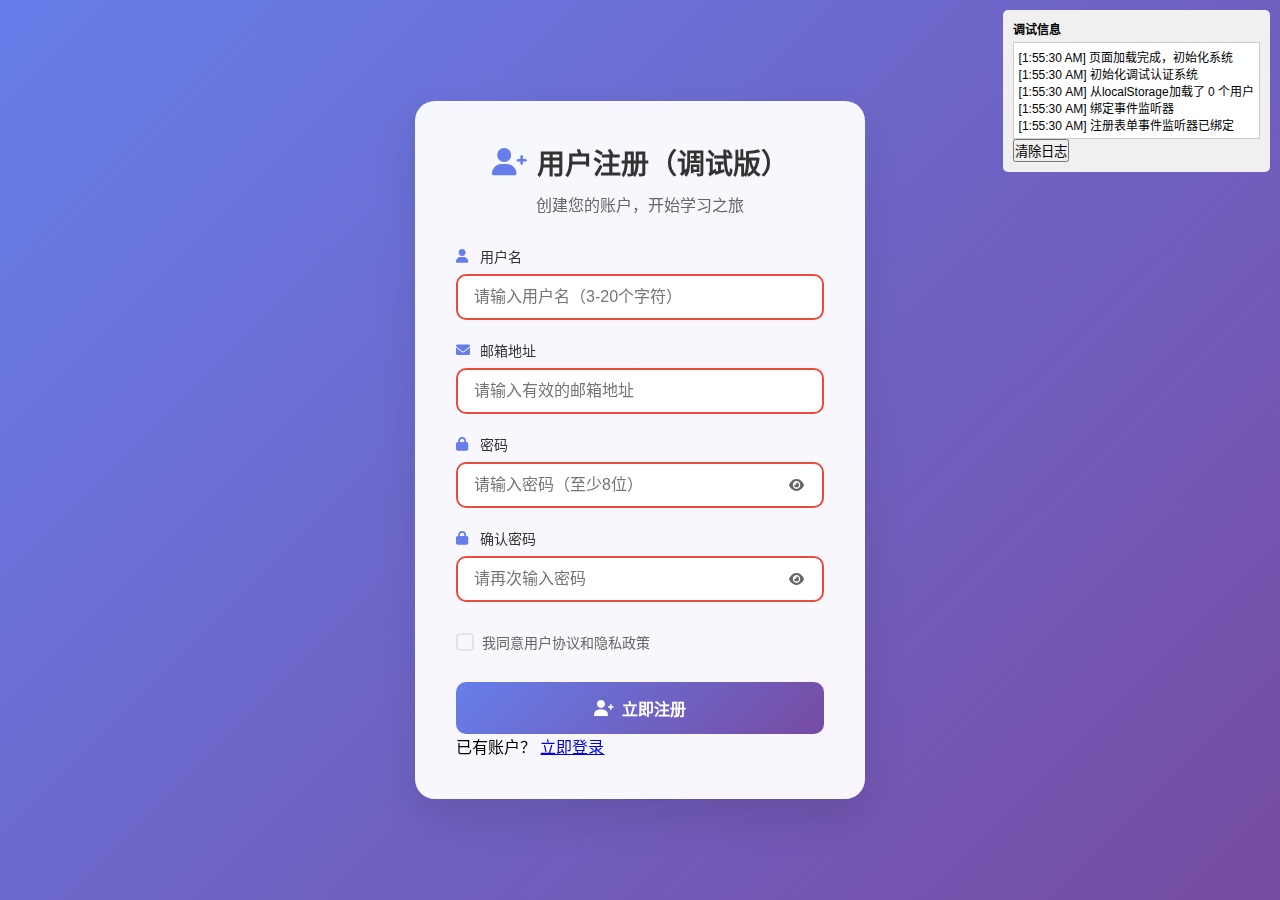
<file: debug-register.html>
<!DOCTYPE html>
<html lang="zh-CN">
<head>
    <meta charset="UTF-8">
    <meta name="viewport" content="width=device-width, initial-scale=1.0">
    <title>调试注册页面 - 学习系统</title>
    <link rel="stylesheet" href="auth-styles.css">
    <link href="https://cdnjs.cloudflare.com/ajax/libs/font-awesome/6.0.0/css/all.min.css" rel="stylesheet">
    <style>
        .debug-info {
            position: fixed;
            top: 10px;
            right: 10px;
            background: #f0f0f0;
            padding: 10px;
            border-radius: 5px;
            font-size: 12px;
            max-width: 300px;
            z-index: 9999;
        }
        .debug-log {
            max-height: 200px;
            overflow-y: auto;
            background: #fff;
            padding: 5px;
            margin-top: 5px;
            border: 1px solid #ccc;
        }
    </style>
</head>
<body>
    <!-- 调试信息面板 -->
    <div class="debug-info">
        <strong>调试信息</strong>
        <div class="debug-log" id="debugLog"></div>
        <button onclick="clearDebugLog()">清除日志</button>
    </div>

    <div class="auth-container">
        <div class="auth-card">
            <div class="auth-header">
                <h1><i class="fas fa-user-plus"></i> 用户注册（调试版）</h1>
                <p>创建您的账户，开始学习之旅</p>
            </div>
            
            <form id="registerForm" class="auth-form">
                <div class="form-group">
                    <label for="registerUsername">
                        <i class="fas fa-user"></i>
                        用户名
                    </label>
                    <input type="text" id="registerUsername" name="username" required 
                           placeholder="请输入用户名（3-20个字符）">
                    <span class="error-message" id="usernameError"></span>
                </div>
                
                <div class="form-group">
                    <label for="registerEmail">
                        <i class="fas fa-envelope"></i>
                        邮箱地址
                    </label>
                    <input type="email" id="registerEmail" name="email" required 
                           placeholder="请输入有效的邮箱地址">
                    <span class="error-message" id="emailError"></span>
                </div>
                
                <div class="form-group">
                    <label for="registerPassword">
                        <i class="fas fa-lock"></i>
                        密码
                    </label>
                    <div class="password-input">
                        <input type="password" id="registerPassword" name="password" required 
                               placeholder="请输入密码（至少8位）">
                        <button type="button" class="toggle-password" onclick="togglePassword('registerPassword')">
                            <i class="fas fa-eye"></i>
                        </button>
                    </div>
                    <span class="error-message" id="passwordError"></span>
                </div>
                
                <div class="form-group">
                    <label for="confirmPassword">
                        <i class="fas fa-lock"></i>
                        确认密码
                    </label>
                    <div class="password-input">
                        <input type="password" id="confirmPassword" name="confirmPassword" required 
                               placeholder="请再次输入密码">
                        <button type="button" class="toggle-password" onclick="togglePassword('confirmPassword')">
                            <i class="fas fa-eye"></i>
                        </button>
                    </div>
                    <span class="error-message" id="confirmPasswordError"></span>
                </div>
                
                <div class="form-options">
                    <label class="checkbox-container">
                        <input type="checkbox" id="agreeTerms" required>
                        <span class="checkmark"></span>
                        我同意用户协议和隐私政策
                    </label>
                </div>
                
                <button type="submit" class="auth-btn primary">
                    <i class="fas fa-user-plus"></i>
                    立即注册
                </button>
            </form>
            
            <div class="auth-footer">
                <p>已有账户？ <a href="login.html">立即登录</a></p>
            </div>
        </div>
    </div>
    
    <!-- 加载提示 -->
    <div id="loadingOverlay" class="loading-overlay">
        <div class="spinner"></div>
        <p>正在处理中...</p>
    </div>

    <script>
        // 调试日志函数
        function debugLog(message) {
            const log = document.getElementById('debugLog');
            const time = new Date().toLocaleTimeString();
            log.innerHTML += `[${time}] ${message}<br>`;
            log.scrollTop = log.scrollHeight;
            console.log(`[DEBUG] ${message}`);
        }

        function clearDebugLog() {
            document.getElementById('debugLog').innerHTML = '';
        }

        // 简化的注册系统（用于调试）
        class DebugAuthSystem {
            constructor() {
                debugLog('初始化调试认证系统');
                this.users = [];
                try {
                    this.users = JSON.parse(localStorage.getItem('users') || '[]');
                    debugLog(`从localStorage加载了 ${this.users.length} 个用户`);
                } catch (e) {
                    debugLog(`localStorage错误: ${e.message}`);
                }
                this.init();
            }

            init() {
                debugLog('绑定事件监听器');
                const form = document.getElementById('registerForm');
                if (form) {
                    form.addEventListener('submit', (e) => this.handleRegister(e));
                    debugLog('注册表单事件监听器已绑定');
                } else {
                    debugLog('错误：找不到注册表单');
                }
            }

            async handleRegister(e) {
                e.preventDefault();
                debugLog('开始处理注册');
                
                const username = document.getElementById('registerUsername').value.trim();
                const email = document.getElementById('registerEmail').value.trim();
                const password = document.getElementById('registerPassword').value;
                const confirmPassword = document.getElementById('confirmPassword').value;
                const agreeTerms = document.getElementById('agreeTerms').checked;

                debugLog(`用户名: ${username}`);
                debugLog(`邮箱: ${email}`);
                debugLog(`密码长度: ${password.length}`);
                debugLog(`确认密码匹配: ${password === confirmPassword}`);
                debugLog(`同意条款: ${agreeTerms}`);

                // 简化验证
                if (!username || username.length < 3) {
                    debugLog('用户名验证失败');
                    alert('用户名至少需要3个字符');
                    return;
                }

                if (!email || !email.includes('@')) {
                    debugLog('邮箱验证失败');
                    alert('请输入有效的邮箱地址');
                    return;
                }

                if (!password || password.length < 6) {
                    debugLog('密码验证失败');
                    alert('密码至少需要6个字符');
                    return;
                }

                if (password !== confirmPassword) {
                    debugLog('密码确认失败');
                    alert('两次输入的密码不一致');
                    return;
                }

                if (!agreeTerms) {
                    debugLog('未同意条款');
                    alert('请同意用户协议和隐私政策');
                    return;
                }

                // 检查用户是否已存在
                const existingUser = this.users.find(u => u.email === email || u.username === username);
                if (existingUser) {
                    debugLog('用户已存在');
                    alert('用户名或邮箱已被注册');
                    return;
                }

                // 创建新用户
                const newUser = {
                    id: Date.now().toString(),
                    username,
                    email,
                    password: password, // 简化版本不加密
                    createdAt: new Date().toISOString()
                };

                try {
                    this.users.push(newUser);
                    localStorage.setItem('users', JSON.stringify(this.users));
                    debugLog('用户注册成功');
                    alert('注册成功！');
                    
                    // 跳转到登录页
                    setTimeout(() => {
                        window.location.href = 'login.html';
                    }, 1000);
                } catch (e) {
                    debugLog(`保存用户数据失败: ${e.message}`);
                    alert('注册失败，请稍后重试');
                }
            }
        }

        // 密码显示切换函数
        function togglePassword(inputId) {
            debugLog(`切换密码显示: ${inputId}`);
            const input = document.getElementById(inputId);
            const button = input.nextElementSibling;
            const icon = button.querySelector('i');
            
            if (input.type === 'password') {
                input.type = 'text';
                icon.classList.remove('fa-eye');
                icon.classList.add('fa-eye-slash');
            } else {
                input.type = 'password';
                icon.classList.remove('fa-eye-slash');
                icon.classList.add('fa-eye');
            }
        }

        // 初始化系统
        debugLog('页面加载完成，初始化系统');
        const debugAuth = new DebugAuthSystem();
    </script>
</body>
</html>
</file>
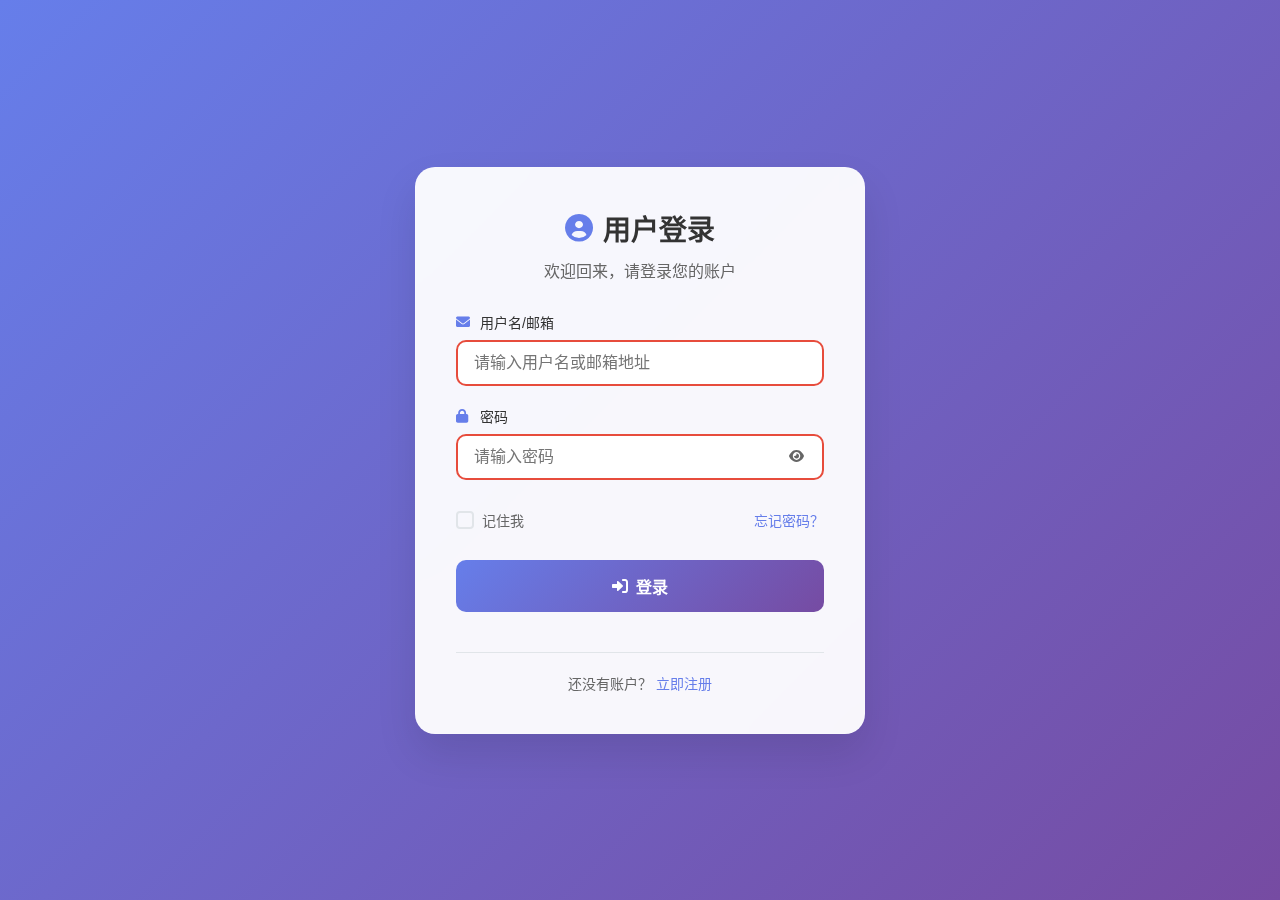
<file: index_backup.html>
<!DOCTYPE html>
<html lang="zh-CN">
<head>
    <meta charset="UTF-8">
    <meta name="viewport" content="width=device-width, initial-scale=1.0">
    <title>线性代数基础</title>
    <link rel="stylesheet" href="styles.css">
    <link rel="stylesheet" href="auth-styles.css">
    <link href="https://cdnjs.cloudflare.com/ajax/libs/font-awesome/6.0.0/css/all.min.css" rel="stylesheet">
</head>
<body>
    <header>
        <div class="container">
            <div class="header-content">
                <div class="header-left">
                    <h1>线性代数基础</h1>
                    <p class="subtitle">探索数学之美，掌握线性代数精髓</p>
                </div>
                <div class="header-right">
                    <div class="user-info" id="userInfo" style="display: none;">
                        <span class="welcome-text">欢迎，<span id="username"></span></span>
                        <button class="logout-btn" onclick="authSystem.logout()">
                            <i class="fas fa-sign-out-alt"></i>
                            退出登录
                        </button>
                    </div>
                </div>
            </div>
        </div>
    </header>

    <main class="container">
        <section id="preface">
            <h2>前言</h2>
            <p>欢迎来到《线性代数基础》！这本电子书是为对线性代数感兴趣的你精心准备的，旨在帮助你掌握线性代数的基础知识和应用。无论你是完全的数学新手，还是已经有一些数学基础，这本书都将引导你一步步进入线性代数的精彩世界。</p>
            
            <h3>为什么学习线性代数？</h3>
            <p>在这个数据与计算的时代，线性代数已经渗透到我们生活的方方面面：从计算机图形学，到机器学习算法，再到量子力学。掌握线性代数技能不仅能帮助你理解这个世界是如何运作的，还能为你未来的学习和职业发展打下坚实的基础。</p>
            <p>通过学习线性代数，你将能够：</p>
            <ul>
                <li>理解和操作向量与矩阵</li>
                <li>解决线性方程组</li>
                <li>掌握特征值和特征向量的概念</li>
                <li>应用线性变换解决实际问题</li>
                <li>为深入学习机器学习和数据科学打下基础</li>
            </ul>
        </section>

        <section id="book-structure">
            <h2>目录</h2>
            <p>下列目录可直接跳转到 PDF 相应页面：</p>
            <div class="toc">
                <ul>
                    <li><a class="toc-link" href="pdfs/Chap1_1.pdf#page=1" data-page="1" data-pdf="pdfs/Chap1_1.pdf">1. 行 列 式 (Determinant)</a></li>
                    <li><a class="toc-link" href="pdfs/Chap2_Matrix.pdf#page=1" data-page="1" data-pdf="pdfs/Chap2_Matrix.pdf">2. 矩 阵 (Matrix)</a></li>
                    <li><a class="toc-link" href="pdfs/Chap1_1.pdf#page=1" data-page="1" data-pdf="pdfs/Chap1_1.pdf">3. 向量的概念与线性运算</a></li>
                    <li><a class="toc-link" href="pdfs/Chap1_1.pdf#page=1" data-page="1" data-pdf="pdfs/Chap1_1.pdf">4. 线性方程组的表示法</a></li>
                    <li><a class="toc-link" href="pdfs/Chap1_1.pdf#page=1" data-page="1" data-pdf="pdfs/Chap1_1.pdf">5. 特征值和特征向量的定义与关系</a></li>
                    <li><a class="toc-link" href="pdfs/Chap1_1.pdf#page=1" data-page="1" data-pdf="pdfs/Chap1_1.pdf">6. 二次型及矩阵表示</a></li>
                </ul>
            </div>
        </section>

        <!-- 新增：教材板块 -->
        <section id="materials">
            <h2>教材</h2>
            <ul>
                <li>《线性代数(第四版)》 - 刘先忠、杨明编著，高等教育出版社，2019年出版</li>
                <li>《线性代数同步辅导》 - 华中科技大学线性代数课程组编，刘先忠、杨明主编，华中科技大学出版社出版</li>
                <li>《线性代数练习册》 - 华中科技大学线性代数课程组编，华中科技大学出版社出版（适用于线上线下作业）</li>
            </ul>
        </section>

        <!-- 新增：推荐参考资料（国内/国外） -->
        <section id="references">
            <h2>推荐参考资料</h2>
            <h3>国内参考资料</h3>
            <ul>
                <li>《工程数学--线性代数》同济大学数学系编，高等教育出版社</li>
                <li>考研数学必备参考书，内容紧凑，逻辑清晰，紧扣考研大纲，习题经典。(稍显枯燥，缺少直观解释和应用介绍)</li>
                <li>《线性代数(第二版)》，居余马等编，清华大学出版社，2013</li>
                <li>相较于同济版教材，讲解更为细致，可读性强，注重理论体系</li>
                <li>《线性代数》，齐民友主编(武汉大学)，高等教育出版社</li>
                <li>介绍概念的来源和背后的数学思想，富有启发性</li>
            </ul>

            <h3>国外参考资料</h3>
            <ul>
                <li>Gilbert Strang《Introduction to Linear Algebra》</li>
                <li>世界级经典，在 B站上流传着他的传说，有兴趣的同学自行赏析</li>
                <li>David C. Lay《Linear Algebra and Its Applications》</li>
                <li>写作清晰，包含大量实例和应用场景（如计算机图形学、概率统计等）有中译本（沈复兴等译）</li>
                <li>Sheldon Axler《Linear Algebra Done Right》</li>
                <li>与传统教材的切入点不同，避开行列式，从向量空间和线性映射的角度构建整个理论系统，侧重于理论。有中译版本(杜现昆等)</li>
            </ul>
        </section>

        <!-- 新增：进阶阅读板块 -->
        <section id="advanced-reading">
            <h2>进阶阅读</h2>
            <ul>
                <li>《高等线性代数》，张贤科，高等教育出版社</li>
                <li>《高等代数》，丘维声，高等教育出版社</li>
                <li>《高等代数》，王萼芳，石生明，高等教育出版社</li>
                <li>《高等代数简明教程(第三版)》，蓝以中，北京大学出版社</li>
            </ul>
        </section>

        

        

        


        

        

        <!-- 章节内容占位符 -->
        <section id="chapter1" class="chapter">
            <p>本章内容可通过下方PDF预览：</p>
            <div class="page-navigation">
                <label for="pageInput1">跳转到页码：</label>
                <input type="number" id="pageInput1" min="1" placeholder="输入页码" class="page-input">
                <button onclick="jumpToPage('pdfViewer1', 'pageInput1')" class="jump-btn">跳转</button>
            </div>
            <div class="pdf-wrap">
                <iframe id="pdfViewer1" src="pdfs/Chap1_1.pdf#toolbar=0&navpanes=0&scrollbar=1" class="pdf-viewer" title="PDF 预览"></iframe>
                <!-- <p class="pdf-fallback">若预览无法显示，请<a href="pdfs/Chap1_1.pdf" target="_blank" rel="noopener">点击这里在新窗口打开</a>。</p> -->
            </div>
            <!-- 翻页控制器 -->
            <div class="pdf-controls">
                <button onclick="previousPage('pdfViewer1')" class="page-btn prev-btn" id="prevBtn1">
                    <i class="fas fa-chevron-left"></i>
                    <span>上一页</span>
                </button>
                <div class="page-info">
                    <span class="current-page" id="currentPage1">1</span>
                    <span class="page-separator">/</span>
                    <span class="total-pages" id="totalPages1">--</span>
                </div>
                <button onclick="nextPage('pdfViewer1')" class="page-btn next-btn" id="nextBtn1">
                    <span>下一页</span>
                    <i class="fas fa-chevron-right"></i>
                </button>
            </div>
            <a href="#book-structure" class="back-to-toc">返回目录</a>
        </section>

        <section id="chapter2" class="chapter">
            <h2>第二章：矩阵与线性变换</h2>
            <p>本章内容可通过下方PDF预览：</p>
            <div class="page-navigation">
                <label for="pageInput2">跳转到页码：</label>
                <input type="number" id="pageInput2" min="1" placeholder="输入页码" class="page-input">
                <button onclick="jumpToPage('pdfViewer2', 'pageInput2')" class="jump-btn">跳转</button>
            </div>
            <div class="pdf-wrap">
                <iframe id="pdfViewer2" src="pdfs/Chap2_Matrix.pdf#toolbar=0&navpanes=0&scrollbar=1" class="pdf-viewer" title="PDF 预览"></iframe>
            </div>
            <!-- 翻页控制器 -->
            <div class="pdf-controls">
                <button onclick="previousPage('pdfViewer2')" class="page-btn prev-btn" id="prevBtn2">
                    <i class="fas fa-chevron-left"></i>
                    <span>上一页</span>
                </button>
                <div class="page-info">
                    <span class="current-page" id="currentPage2">1</span>
                    <span class="page-separator">/</span>
                    <span class="total-pages" id="totalPages2">--</span>
                </div>
                <button onclick="nextPage('pdfViewer2')" class="page-btn next-btn" id="nextBtn2">
                    <span>下一页</span>
                    <i class="fas fa-chevron-right"></i>
                </button>
            </div>
            <a href="#book-structure" class="back-to-toc">返回目录</a>
        </section>

        <section id="chapter3" class="chapter">
            <h2>第三章：行列式与逆矩阵</h2>
            <p>本章内容正在编写中...</p>
            <a href="#book-structure" class="back-to-toc">返回目录</a>
        </section>

        <section id="chapter4" class="chapter">
            <h2>第四章：特征值与特征向量</h2>
            <p>本章内容正在编写中...</p>
            <a href="#book-structure" class="back-to-toc">返回目录</a>
        </section>

        <section id="chapter5" class="chapter">
            <h2>第五章：线性代数应用</h2>
            <p>本章内容正在编写中...</p>
            <a href="#book-structure" class="back-to-toc">返回目录</a>
        </section>

        <!-- 将课程应用场景移动到页面最底部（章节之后、页脚之前） -->
        <section id="applications">
            <h2>课程应用场景</h2>
            <p>通过本书学习的线性代数知识，你将能够参与到以下精彩的应用场景中：</p>
            
            <h3>数据分析与机器学习</h3>
            <p>在数据科学课程中，你将学习如何应用线性代数知识进行数据分析和机器学习。你将能够：</p>
            <ul>
                <li>使用主成分分析（PCA）进行数据降维</li>
                <li>理解机器学习算法背后的数学原理</li>
                <li>实现基于线性代数的预测模型</li>
                <li>掌握数据处理和特征提取的基本技能</li>
            </ul>
            
            <h3>计算机图形学</h3>
            <p>在计算机图形学课程中，你将有机会使用线性代数知识进行图像处理和3D建模。这个实践项目将让你：</p>
            <ul>
                <li>学习如何使用矩阵进行图像变换</li>
                <li>实现3D物体的旋转、缩放和平移</li>
                <li>应用线性代数算法进行图像处理和分析</li>
                <li>将数学知识与实际工程应用相结合</li>
            </ul>
            <p>这些应用场景不仅能让你体验线性代数在实际项目中的强大功能，还能帮助你将抽象的数学概念转化为有趣且实用的技能。</p>
        </section>
    </main>

    <footer>
        <div class="container">
            <p>&copy; 线性代数基础. 保留所有权利。</p>
        </div>
    </footer>
    <script>
      (function(){
        const defaultPdfPath = 'pdfs/Chap1_1.pdf';
        const viewer = document.getElementById('pdfViewer1');
        const chapter = document.getElementById('chapter1');
        
        document.querySelectorAll('.toc-link[data-page]').forEach(function(link){
          link.addEventListener('click', function(ev){
            ev.preventDefault();
            const page = this.getAttribute('data-page');
            const pdfPath = this.getAttribute('data-pdf') || defaultPdfPath;
            
            // 确保章节可见
            location.hash = '#chapter1';
            
            if (viewer && page) {
              // 使用PDF URL参数：隐藏工具栏但保留导航功能
              const targetUrl = pdfPath + '#page=' + page + '&toolbar=0&navpanes=0&scrollbar=1';
              
              // 使用延迟更新确保页面滚动完成后再更新PDF
              setTimeout(function() {
                viewer.setAttribute('src', targetUrl + '&t=' + Date.now());
              }, 100);
            }
            
            if (chapter) {
              chapter.scrollIntoView({ behavior: 'smooth', block: 'start' });
            }
          });
        });
        
        // 禁用iframe内的右键菜单（尽力而为）
        viewer.addEventListener('load', function() {
          try {
            const iframeDoc = viewer.contentDocument || viewer.contentWindow.document;
            iframeDoc.addEventListener('contextmenu', function(e) {
              e.preventDefault();
            });
          } catch(e) {
            // 跨域限制，无法访问iframe内容
            console.log('无法禁用PDF内部右键菜单（跨域限制）');
          }
        });
      })();
      
      // 页码跳转功能
      function jumpToPage(viewerId, inputId) {
        console.log('jumpToPage函数被调用，参数：', viewerId, inputId);
        
        const viewer = document.getElementById(viewerId);
        const input = document.getElementById(inputId);
        
        console.log('找到的元素：', viewer, input);
        
        if (!viewer || !input) {
          alert('页面元素未找到');
          console.error('元素未找到：viewer=', viewer, 'input=', input);
          return;
        }
        
        const pageNumber = parseInt(input.value);
        console.log('输入的页码：', input.value, '解析后：', pageNumber);
        
        if (isNaN(pageNumber) || pageNumber < 1) {
          alert('请输入有效的页码（大于0的整数）');
          return;
        }
        
        // 获取当前PDF的基础URL（去除现有的页码参数）
        let currentSrc = viewer.getAttribute('src');
        let basePdfUrl = currentSrc.split('#')[0];
        
        console.log('当前PDF源：', currentSrc);
        console.log('基础URL：', basePdfUrl);
        
        // 构建新的PDF URL，包含页码参数
        const newUrl = basePdfUrl + '#page=' + pageNumber + '&toolbar=0&navpanes=0&scrollbar=1';
        
        console.log('新的URL：', newUrl);
        
        // 先清空src，然后重新设置，确保PDF重新加载
        viewer.src = '';
        
        // 使用setTimeout确保清空操作完成后再设置新URL
        setTimeout(function() {
          viewer.src = newUrl + '&t=' + Date.now();
          console.log('PDF已重新加载到第 ' + pageNumber + ' 页');
          
          // 更新页码显示
          updatePageDisplay(viewerId, pageNumber);
        }, 100);
        
        // 清空输入框
        input.value = '';
        
        // 提示用户
        console.log('已跳转到第 ' + pageNumber + ' 页');
        
        // 滚动到PDF查看器位置，确保用户能看到变化
        viewer.scrollIntoView({ behavior: 'smooth', block: 'center' });
      }
      
      // PDF翻页管理器
      const pdfPageManager = {
        // 存储每个PDF的当前页码和总页数
        pdfData: {
          'pdfViewer1': { currentPage: 1, totalPages: null, basePdfUrl: 'pdfs/Chap1_1.pdf' },
          'pdfViewer2': { currentPage: 1, totalPages: null, basePdfUrl: 'pdfs/Chap2_Matrix.pdf' }
        },
        
        // 初始化PDF页码信息
        init: function() {
          // 根据实际PDF页数设置
          // Chap1_1.pdf 实际包含 93 页内容
          this.pdfData['pdfViewer1'].totalPages = 93;
          // Chap2_Matrix.pdf 实际包含 100 页内容
          this.pdfData['pdfViewer2'].totalPages = 100;
          
          // 更新页码显示
          this.updateAllPageDisplays();
        },
        
        // 手动设置PDF总页数的方法
        setPdfTotalPages: function(viewerId, totalPages) {
          if (this.pdfData[viewerId]) {
            this.pdfData[viewerId].totalPages = totalPages;
            this.updatePageDisplay(viewerId);
            console.log(`已设置 ${viewerId} 的总页数为: ${totalPages}`);
          }
        },
        
        // 更新所有PDF的页码显示
        updateAllPageDisplays: function() {
          for (let viewerId in this.pdfData) {
            this.updatePageDisplay(viewerId);
          }
        },
        
        // 更新指定PDF的页码显示
        updatePageDisplay: function(viewerId) {
          const data = this.pdfData[viewerId];
          if (!data) return;
          
          const viewerNum = viewerId.replace('pdfViewer', '');
          const currentPageEl = document.getElementById('currentPage' + viewerNum);
          const totalPagesEl = document.getElementById('totalPages' + viewerNum);
          const prevBtn = document.getElementById('prevBtn' + viewerNum);
          const nextBtn = document.getElementById('nextBtn' + viewerNum);
          
          if (currentPageEl) currentPageEl.textContent = data.currentPage;
          if (totalPagesEl) totalPagesEl.textContent = data.totalPages || '--';
          
          // 更新按钮状态
          if (prevBtn) {
            prevBtn.disabled = data.currentPage <= 1;
            prevBtn.classList.toggle('disabled', data.currentPage <= 1);
          }
          if (nextBtn) {
            nextBtn.disabled = data.currentPage >= (data.totalPages || 999);
            nextBtn.classList.toggle('disabled', data.currentPage >= (data.totalPages || 999));
          }
        },
        
        // 跳转到指定页码 - 增强版本
        goToPage: function(viewerId, pageNumber) {
          console.log('goToPage called:', viewerId, pageNumber);
          const data = this.pdfData[viewerId];
          if (!data) {
            console.error('No PDF data found for viewerId:', viewerId);
            return;
          }
          
          console.log('Current PDF data:', data);
          
          // 验证页码范围
          if (pageNumber < 1) pageNumber = 1;
          if (data.totalPages && pageNumber > data.totalPages) pageNumber = data.totalPages;
          
          console.log('Validated page number:', pageNumber);
          
          // 更新当前页码
          data.currentPage = pageNumber;
          
          // 获取PDF查看器元素
          const viewer = document.getElementById(viewerId);
          if (!viewer) {
            console.error('PDF viewer element not found:', viewerId);
            return;
          }
          
          console.log('PDF viewer element found:', viewer);
          console.log('Base PDF URL:', data.basePdfUrl);
          
          // 构建新的PDF URL
          const newUrl = data.basePdfUrl + '#page=' + pageNumber + '&toolbar=0&navpanes=0&scrollbar=1';
          console.log('New PDF URL:', newUrl);
          
          // 重新加载PDF
          viewer.src = '';
          setTimeout(() => {
            viewer.src = newUrl + '&t=' + Date.now();
            console.log('PDF reloaded with URL:', viewer.src);
            this.updatePageDisplay(viewerId);
          }, 100);
        }
      };
      
      // 上一页功能 - 增强版本
      function previousPage(viewerId) {
        console.log('previousPage called with viewerId:', viewerId);
        const data = pdfPageManager.pdfData[viewerId];
        console.log('PDF data for', viewerId, ':', data);
        
        if (data && data.currentPage > 1) {
          console.log('Going to previous page:', data.currentPage - 1);
          pdfPageManager.goToPage(viewerId, data.currentPage - 1);
        } else {
          console.log('Cannot go to previous page - already at first page or no data');
        }
      }
      
      // 下一页功能 - 增强版本
      function nextPage(viewerId) {
        console.log('nextPage called with viewerId:', viewerId);
        const data = pdfPageManager.pdfData[viewerId];
        console.log('PDF data for', viewerId, ':', data);
        
        if (data && (!data.totalPages || data.currentPage < data.totalPages)) {
          console.log('Going to next page:', data.currentPage + 1);
          pdfPageManager.goToPage(viewerId, data.currentPage + 1);
        } else {
          console.log('Cannot go to next page - already at last page or no data');
        }
      }
      
      // 更新页码显示（兼容原有的jumpToPage函数）
      function updatePageDisplay(viewerId, pageNumber) {
        const data = pdfPageManager.pdfData[viewerId];
        if (data) {
          data.currentPage = pageNumber;
          pdfPageManager.updatePageDisplay(viewerId);
        }
      }
      
      // 页面加载完成后初始化
      document.addEventListener('DOMContentLoaded', function() {
        pdfPageManager.init();
        
        // 在控制台输出页数设置说明
        console.log('=== PDF页数设置说明 ===');
        console.log('如需修改PDF实际页数，请在控制台执行以下命令：');
        console.log('pdfPageManager.setPdfTotalPages("pdfViewer1", 实际页数); // 设置第一章页数');
        console.log('pdfPageManager.setPdfTotalPages("pdfViewer2", 实际页数); // 设置第二章页数');
        console.log('例如：pdfPageManager.setPdfTotalPages("pdfViewer1", 15);');
        console.log('当前设置：');
        console.log('- 第一章 (Chap1_1.pdf): ' + pdfPageManager.pdfData['pdfViewer1'].totalPages + ' 页 (实际93页)');
        console.log('- 第二章 (Chap2_Matrix.pdf): ' + pdfPageManager.pdfData['pdfViewer2'].totalPages + ' 页 (实际100页)');
      });
    </script>
    
    <!-- 认证系统脚本 -->
    <script src="auth.js"></script>
    <script>
        // 页面加载完成后初始化用户界面
        document.addEventListener('DOMContentLoaded', function() {
            const currentUser = authSystem.getCurrentUser();
            const userInfo = document.getElementById('userInfo');
            const usernameSpan = document.getElementById('username');
            
            if (currentUser && userInfo && usernameSpan) {
                usernameSpan.textContent = currentUser.username;
                userInfo.style.display = 'flex';
            }
        });
    </script>
</body>
</html>
</file>
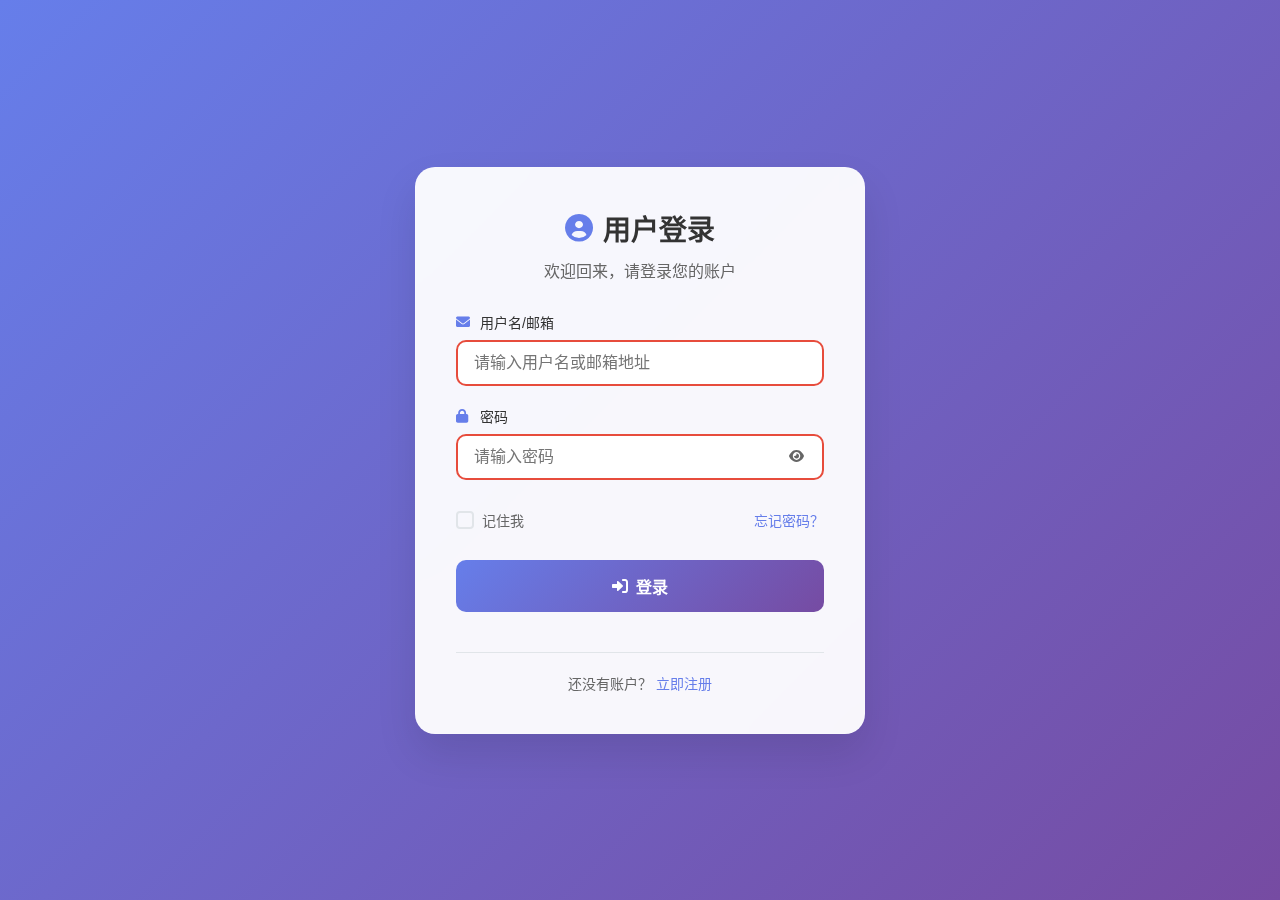
<file: login.html>
<!DOCTYPE html>
<html lang="zh-CN">
<head>
    <meta charset="UTF-8">
    <meta name="viewport" content="width=device-width, initial-scale=1.0">
    <title>用户登录 - 学习系统</title>
    <link rel="stylesheet" href="auth-styles.css">
    <link href="https://cdnjs.cloudflare.com/ajax/libs/font-awesome/6.0.0/css/all.min.css" rel="stylesheet">
</head>
<body>
    <div class="auth-container">
        <div class="auth-card">
            <div class="auth-header">
                <h1><i class="fas fa-user-circle"></i> 用户登录</h1>
                <p>欢迎回来，请登录您的账户</p>
            </div>
            
            <form id="loginForm" class="auth-form">
                <div class="form-group">
                    <label for="loginEmail">
                        <i class="fas fa-envelope"></i>
                        用户名/邮箱
                    </label>
                    <input type="text" id="loginEmail" name="email" required 
                           placeholder="请输入用户名或邮箱地址">
                    <span class="error-message" id="emailError"></span>
                </div>
                
                <div class="form-group">
                    <label for="loginPassword">
                        <i class="fas fa-lock"></i>
                        密码
                    </label>
                    <div class="password-input">
                        <input type="password" id="loginPassword" name="password" required 
                               placeholder="请输入密码">
                        <button type="button" class="toggle-password" onclick="togglePassword('loginPassword')">
                            <i class="fas fa-eye"></i>
                        </button>
                    </div>
                    <span class="error-message" id="passwordError"></span>
                </div>
                
                <div class="form-options">
                    <label class="checkbox-container">
                        <input type="checkbox" id="rememberMe">
                        <span class="checkmark"></span>
                        记住我
                    </label>
                    <a href="#" class="forgot-password" onclick="showForgotPassword()">忘记密码？</a>
                </div>
                
                <button type="submit" class="auth-btn primary">
                    <i class="fas fa-sign-in-alt"></i>
                    登录
                </button>
                
                <div class="auth-switch">
                    <p>还没有账户？ <a href="register.html">立即注册</a></p>
                </div>
            </form>
        </div>
    </div>
    
    <!-- 忘记密码模态框 -->
    <div id="forgotPasswordModal" class="modal">
        <div class="modal-content">
            <div class="modal-header">
                <h3>重置密码</h3>
                <span class="close" onclick="closeForgotPassword()">&times;</span>
            </div>
            <form id="forgotPasswordForm">
                <div class="form-group">
                    <label for="resetEmail">邮箱地址</label>
                    <input type="email" id="resetEmail" required 
                           placeholder="请输入注册时使用的邮箱">
                </div>
                <button type="submit" class="auth-btn primary">发送重置链接</button>
            </form>
        </div>
    </div>
    
    <!-- 加载提示 -->
    <div id="loadingOverlay" class="loading-overlay">
        <div class="spinner"></div>
        <p>正在处理中...</p>
    </div>
    
    <script src="auth.js"></script>
</body>
</html>
</file>
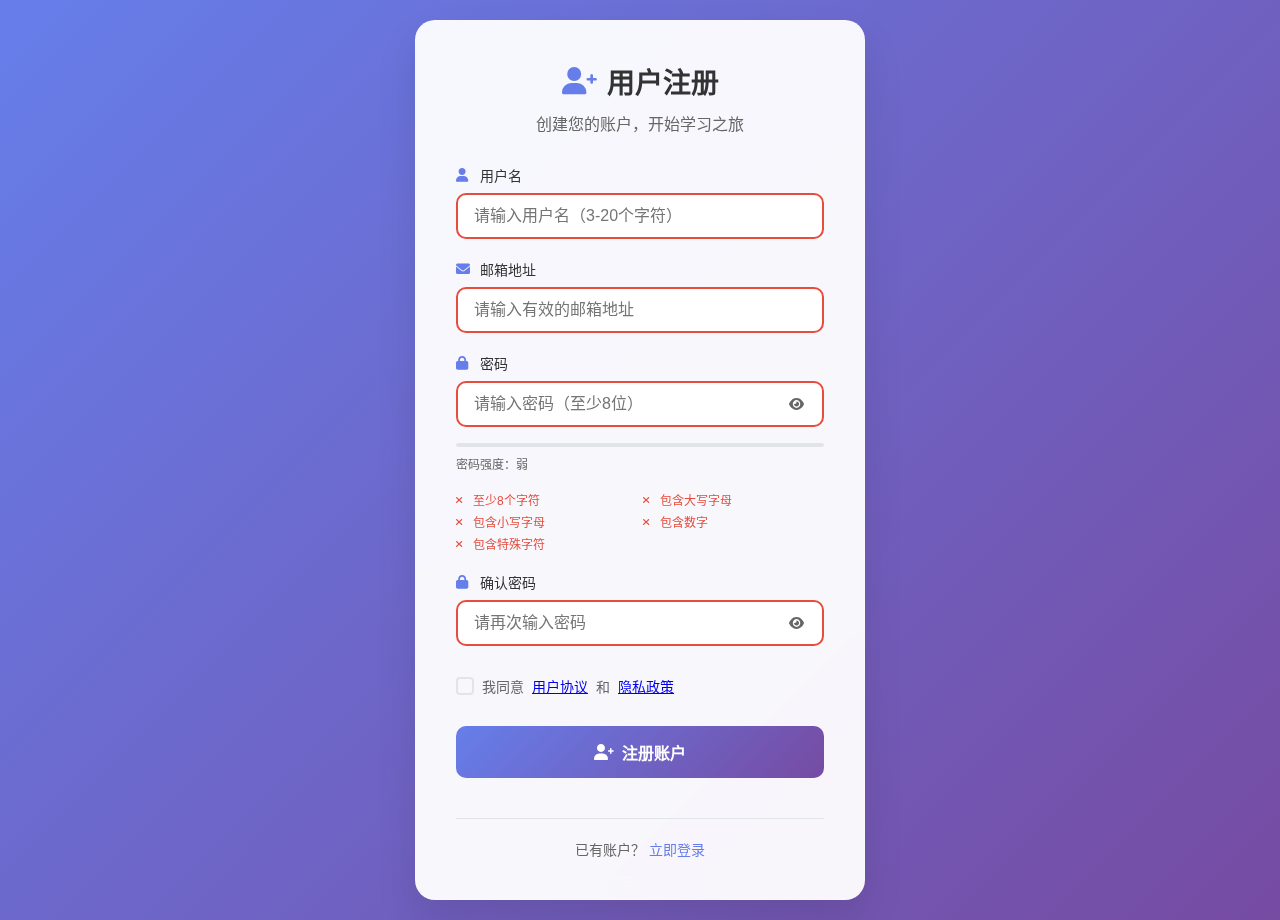
<file: register.html>
<!DOCTYPE html>
<html lang="zh-CN">
<head>
    <meta charset="UTF-8">
    <meta name="viewport" content="width=device-width, initial-scale=1.0">
    <title>用户注册 - 学习系统</title>
    <link rel="stylesheet" href="auth-styles.css">
    <link href="https://cdnjs.cloudflare.com/ajax/libs/font-awesome/6.0.0/css/all.min.css" rel="stylesheet">
</head>
<body>
    <div class="auth-container">
        <div class="auth-card">
            <div class="auth-header">
                <h1><i class="fas fa-user-plus"></i> 用户注册</h1>
                <p>创建您的账户，开始学习之旅</p>
            </div>
            
            <form id="registerForm" class="auth-form">
                <div class="form-group">
                    <label for="registerUsername">
                        <i class="fas fa-user"></i>
                        用户名
                    </label>
                    <input type="text" id="registerUsername" name="username" required 
                           placeholder="请输入用户名（3-20个字符）">
                    <span class="error-message" id="usernameError"></span>
                </div>
                
                <div class="form-group">
                    <label for="registerEmail">
                        <i class="fas fa-envelope"></i>
                        邮箱地址
                    </label>
                    <input type="email" id="registerEmail" name="email" required 
                           placeholder="请输入有效的邮箱地址">
                    <span class="error-message" id="emailError"></span>
                </div>
                
                <div class="form-group">
                    <label for="registerPassword">
                        <i class="fas fa-lock"></i>
                        密码
                    </label>
                    <div class="password-input">
                        <input type="password" id="registerPassword" name="password" required 
                               placeholder="请输入密码（至少8位）">
                        <button type="button" class="toggle-password" onclick="togglePassword('registerPassword')">
                            <i class="fas fa-eye"></i>
                        </button>
                    </div>
                    <div class="password-strength">
                        <div class="strength-bar">
                            <div class="strength-fill" id="strengthFill"></div>
                        </div>
                        <span class="strength-text" id="strengthText">密码强度：弱</span>
                    </div>
                    <div class="password-requirements">
                        <div class="requirement" id="lengthReq">
                            <i class="fas fa-times"></i> 至少8个字符
                        </div>
                        <div class="requirement" id="uppercaseReq">
                            <i class="fas fa-times"></i> 包含大写字母
                        </div>
                        <div class="requirement" id="lowercaseReq">
                            <i class="fas fa-times"></i> 包含小写字母
                        </div>
                        <div class="requirement" id="numberReq">
                            <i class="fas fa-times"></i> 包含数字
                        </div>
                        <div class="requirement" id="specialReq">
                            <i class="fas fa-times"></i> 包含特殊字符
                        </div>
                    </div>
                    <span class="error-message" id="passwordError"></span>
                </div>
                
                <div class="form-group">
                    <label for="confirmPassword">
                        <i class="fas fa-lock"></i>
                        确认密码
                    </label>
                    <div class="password-input">
                        <input type="password" id="confirmPassword" name="confirmPassword" required 
                               placeholder="请再次输入密码">
                        <button type="button" class="toggle-password" onclick="togglePassword('confirmPassword')">
                            <i class="fas fa-eye"></i>
                        </button>
                    </div>
                    <span class="error-message" id="confirmPasswordError"></span>
                </div>
                
                <div class="form-options">
                    <label class="checkbox-container">
                        <input type="checkbox" id="agreeTerms" required>
                        <span class="checkmark"></span>
                        我同意 <a href="#" onclick="showTerms()">用户协议</a> 和 <a href="#" onclick="showPrivacy()">隐私政策</a>
                    </label>
                </div>
                
                <button type="submit" class="auth-btn primary">
                    <i class="fas fa-user-plus"></i>
                    注册账户
                </button>
                
                <div class="auth-switch">
                    <p>已有账户？ <a href="login.html">立即登录</a></p>
                </div>
            </form>
        </div>
    </div>
    
    <!-- 用户协议模态框 -->
    <div id="termsModal" class="modal">
        <div class="modal-content">
            <div class="modal-header">
                <h3>用户协议</h3>
                <span class="close" onclick="closeTerms()">&times;</span>
            </div>
            <div class="modal-body">
                <p>欢迎使用我们的学习系统。使用本系统即表示您同意以下条款：</p>
                <ul>
                    <li>您承诺提供真实、准确的个人信息</li>
                    <li>您同意遵守系统的使用规范</li>
                    <li>您理解并接受我们的隐私政策</li>
                    <li>我们保留修改服务条款的权利</li>
                </ul>
            </div>
        </div>
    </div>
    
    <!-- 隐私政策模态框 -->
    <div id="privacyModal" class="modal">
        <div class="modal-content">
            <div class="modal-header">
                <h3>隐私政策</h3>
                <span class="close" onclick="closePrivacy()">&times;</span>
            </div>
            <div class="modal-body">
                <p>我们重视您的隐私保护：</p>
                <ul>
                    <li>我们仅收集必要的个人信息</li>
                    <li>您的密码经过加密存储</li>
                    <li>我们不会向第三方泄露您的个人信息</li>
                    <li>您有权随时删除您的账户和数据</li>
                </ul>
            </div>
        </div>
    </div>
    
    <!-- 加载提示 -->
    <div id="loadingOverlay" class="loading-overlay">
        <div class="spinner"></div>
        <p>正在处理中...</p>
    </div>
    
    <script src="auth.js"></script>
</body>
</html>
</file>
<file: styles.css>
/* 基本样式设置 */
* {
    margin: 0;
    padding: 0;
    box-sizing: border-box;
}

body {
    font-family: 'Noto Sans SC', 'Microsoft YaHei', sans-serif;
    line-height: 1.6;
    color: #2c3e50;
    background-color: #ffffff;
    min-height: 100vh;
    display: flex;
    flex-direction: column;
}

.container {
    width: 90%;
    max-width: 1200px;
    margin: 0 auto;
    padding: 0 20px;
}

/* 主内容区域 */
main {
    flex: 1;
    padding: 20px 0;
}

/* 头部样式更新 */
header {
    background-color: transparent;
    color: #2c3e50;
    padding: 3rem 0;
    text-align: center;
    box-shadow: none;
    position: relative;
    min-height: 200px;
    display: flex;
    align-items: center;
}

.header-content {
    display: flex;
    justify-content: center;
    align-items: center;
    flex-wrap: wrap;
    gap: 20px;
    width: 100%;
}

.header-left {
    text-align: center;
    max-width: 800px;
    margin: 0 auto;
}

.header-left h1 {
    margin: 0 0 1rem 0;
    font-size: 3rem;
    font-weight: 700;
    text-shadow: 2px 2px 4px rgba(0, 0, 0, 0.3);
    white-space: nowrap;
    letter-spacing: 2px;
    color: white;
}

.header-left .subtitle {
    margin: 0;
    font-size: 1.3rem;
    opacity: 0.95;
    white-space: nowrap;
    font-weight: 300;
    letter-spacing: 1px;
    color: white;
}

.header-right {
    position: fixed;
    top: 20px;
    right: 20px;
    display: flex;
    align-items: center;
}

.user-info {
    display: flex;
    align-items: center;
    gap: 15px;
    background: rgba(255, 255, 255, 0.95);
    padding: 12px 24px;
    border-radius: 30px;
    backdrop-filter: blur(15px);
    border: 2px solid rgba(74, 144, 226, 0.3);
    box-shadow: 0 8px 32px rgba(0, 0, 0, 0.1);
    transition: all 0.3s ease;
}

.user-info:hover {
    transform: translateY(-2px);
    box-shadow: 0 12px 40px rgba(0, 0, 0, 0.15);
    border-color: rgba(74, 144, 226, 0.5);
}

.welcome-text {
    font-size: 14px;
    color: #2c3e50;
    font-weight: 500;
}

.logout-btn {
    background-color: #4a90e2;
    color: white;
    border: none;
    padding: 8px 15px;
    border-radius: 20px;
    cursor: pointer;
    font-size: 12px;
    display: flex;
    align-items: center;
    gap: 5px;
    transition: all 0.3s ease;
    font-weight: 500;
}

.logout-btn:hover {
    background-color: #7b68ee;
    transform: translateY(-1px);
    box-shadow: 0 4px 15px rgba(74, 144, 226, 0.4);
}

/* 响应式设计 */
@media (max-width: 768px) {
    .header-content {
        flex-direction: column;
        text-align: center;
    }
    
    .header-left h1 {
        font-size: 2rem;
    }
    
    .header-right {
        position: static;
        margin-top: 15px;
    }
    
    .user-info {
        flex-direction: column;
        gap: 10px;
        padding: 15px;
    }
}

/* 主要内容样式 */
section {
    margin-bottom: 40px;
    padding: 25px;
    background: rgba(255, 255, 255, 0.9);
    border-radius: 12px;
    box-shadow: 0 4px 20px rgba(0, 0, 0, 0.08);
    backdrop-filter: blur(10px);
    border: 1px solid rgba(255, 255, 255, 0.2);
}

h2 {
    color: #4a90e2;
    margin-bottom: 20px;
    padding-bottom: 10px;
    border-bottom: 2px solid #e8f4fd;
    font-weight: 600;
}

h3 {
    color: #7b68ee;
    margin: 20px 0 10px;
    font-weight: 500;
}

p {
    margin-bottom: 15px;
}

ul, ol {
    margin-left: 20px;
    margin-bottom: 15px;
}

li {
    margin-bottom: 8px;
}

/* 目录样式 */
.toc {
    background-color: #e8f4fd;
    padding: 25px;
    border-radius: 12px;
    margin: 20px 0;
    border: 1px solid rgba(74, 144, 226, 0.2);
    box-shadow: 0 2px 15px rgba(74, 144, 226, 0.1);
}

.toc ul {
    list-style-type: none;
    margin-left: 0;
}

.toc li {
    padding: 8px 0;
    border-bottom: 1px solid #ddd;
}

.toc li:last-child {
    border-bottom: none;
}

.toc a {
    color: #4a90e2;
    text-decoration: none;
    display: block;
    transition: all 0.3s ease;
    font-weight: 500;
}

.toc a:hover {
    color: #7b68ee;
    padding-left: 5px;
    transform: translateX(3px);
}

/* 章节样式 */
.chapter {
    display: none;
    padding: 30px;
    background: rgba(255, 255, 255, 0.95);
    border-left: 5px solid #4a90e2;
    margin-top: 30px;
    border-radius: 0 12px 12px 0;
    box-shadow: 0 4px 20px rgba(0, 0, 0, 0.08);
}

.chapter:target {
    display: block;
    animation: fadeIn 0.5s ease;
}

@keyframes fadeIn {
    from { opacity: 0; }
    to { opacity: 1; }
}

/* 页码跳转功能样式 */
.page-navigation {
    margin: 15px 0;
    padding: 15px;
    background-color: #f8f9fa;
    border: 1px solid #e9ecef;
    border-radius: 8px;
    display: flex;
    align-items: center;
    gap: 10px;
    flex-wrap: wrap;
}

.page-navigation label {
    font-weight: 500;
    color: #2c3e50;
    margin: 0;
}

.page-input {
    padding: 8px 12px;
    border: 1px solid #ced4da;
    border-radius: 4px;
    font-size: 14px;
    width: 120px;
    transition: border-color 0.3s ease;
}

.page-input:focus {
    outline: none;
    border-color: #4a90e2;
    box-shadow: 0 0 0 2px rgba(74, 144, 226, 0.2);
}

.jump-btn {
    padding: 8px 16px;
    background-color: #4a90e2;
    color: white;
    border: none;
    border-radius: 4px;
    font-size: 14px;
    cursor: pointer;
    transition: background-color 0.3s ease;
}

.jump-btn:hover {
    background-color: #357abd;
}

.jump-btn:active {
    background-color: #2968a3;
}

/* 响应式设计 */
@media (max-width: 768px) {
    .page-navigation {
        flex-direction: column;
        align-items: stretch;
        text-align: center;
    }
    
    .page-input {
        width: 100%;
        max-width: 200px;
        margin: 0 auto;
    }
    
    .jump-btn {
        width: 100%;
        max-width: 200px;
        margin: 0 auto;
    }
}

/* PDF翻页控制器样式 */
.pdf-controls {
    display: flex;
    align-items: center;
    justify-content: center;
    gap: 20px;
    margin: 20px 0;
    padding: 15px;
    background: linear-gradient(135deg, #f8f9fa 0%, #e9ecef 100%);
    border-radius: 12px;
    box-shadow: 0 2px 8px rgba(0, 0, 0, 0.1);
    border: 1px solid #dee2e6;
}

.page-btn {
    display: flex;
    align-items: center;
    gap: 8px;
    padding: 12px 20px;
    background: linear-gradient(135deg, #007bff 0%, #0056b3 100%);
    color: white;
    border: none;
    border-radius: 8px;
    cursor: pointer;
    font-size: 14px;
    font-weight: 500;
    transition: all 0.3s ease;
    box-shadow: 0 2px 4px rgba(0, 123, 255, 0.3);
    min-width: 100px;
    justify-content: center;
}

.page-btn:hover:not(:disabled) {
    background: linear-gradient(135deg, #0056b3 0%, #004085 100%);
    transform: translateY(-2px);
    box-shadow: 0 4px 8px rgba(0, 123, 255, 0.4);
}

.page-btn:active:not(:disabled) {
    transform: translateY(0);
    box-shadow: 0 2px 4px rgba(0, 123, 255, 0.3);
}

.page-btn:disabled,
.page-btn.disabled {
    background: linear-gradient(135deg, #6c757d 0%, #5a6268 100%);
    cursor: not-allowed;
    opacity: 0.6;
    transform: none;
    box-shadow: 0 1px 2px rgba(108, 117, 125, 0.2);
}

.page-btn i {
    font-size: 12px;
}

.page-info {
    display: flex;
    align-items: center;
    gap: 8px;
    padding: 10px 20px;
    background: white;
    border: 2px solid #007bff;
    border-radius: 8px;
    font-weight: 600;
    font-size: 16px;
    color: #007bff;
    min-width: 80px;
    justify-content: center;
    box-shadow: 0 2px 4px rgba(0, 123, 255, 0.1);
}

.current-page {
    color: #007bff;
    font-weight: 700;
}

.page-separator {
    color: #6c757d;
    font-weight: 400;
}

.total-pages {
    color: #6c757d;
    font-weight: 500;
}

/* 响应式设计 */
@media (max-width: 768px) {
    .pdf-controls {
        flex-direction: column;
        gap: 15px;
        padding: 15px 10px;
    }
    
    .page-btn {
        width: 100%;
        max-width: 200px;
        padding: 14px 20px;
        font-size: 16px;
    }
    
    .page-info {
        font-size: 18px;
        padding: 12px 24px;
    }
}

@media (max-width: 480px) {
    .pdf-controls {
        gap: 12px;
        padding: 12px 8px;
    }
    
    .page-btn {
        padding: 12px 16px;
        font-size: 14px;
        min-width: 80px;
    }
    
    .page-btn span {
        display: none;
    }
    
    .page-btn i {
        font-size: 16px;
    }
    
    .page-info {
        font-size: 16px;
        padding: 10px 16px;
        min-width: 60px;
    }
}

/* 高对比度和无障碍支持 */
@media (prefers-contrast: high) {
    .pdf-controls {
        border: 2px solid #000;
        background: #fff;
    }
    
    .page-btn {
        background: #000;
        color: #fff;
        border: 2px solid #000;
    }
    
    .page-btn:hover:not(:disabled) {
        background: #333;
    }
    
    .page-info {
        border: 2px solid #000;
        color: #000;
    }
}

/* 减少动画效果（用户偏好） */
@media (prefers-reduced-motion: reduce) {
    .page-btn {
        transition: none;
    }
    
    .page-btn:hover:not(:disabled) {
        transform: none;
    }
}

.back-to-toc {
    display: inline-block;
    margin-top: 20px;
    color: #4a90e2;
    text-decoration: none;
    padding: 8px 16px;
    border: 2px solid #4a90e2;
    border-radius: 25px;
    transition: all 0.3s ease;
    font-weight: 500;
}

.back-to-toc:hover {
    background-color: #4a90e2;
    color: white;
    transform: translateY(-2px);
    box-shadow: 0 4px 15px rgba(74, 144, 226, 0.3);
}

/* 页脚样式 */
footer {
    background-color: transparent;
    color: #2c3e50;
    text-align: center;
    padding: 20px 0;
    margin-top: auto;
    box-shadow: none;
}

footer p {
    margin: 0;
    white-space: nowrap;
    font-size: 14px;
    opacity: 0.9;
    color: white;
}

/* PDF查看器样式 */
.pdf-wrap {
    margin-top: 15px;
}

.pdf-viewer {
    width: 100%;
    height: 70vh;
    border: 1px solid #ddd;
    border-radius: 6px;
    box-shadow: 0 2px 10px rgba(0, 0, 0, 0.08);
}

/* 图片资源栅格与卡片样式 */
.resources-grid {
    display: grid;
    grid-template-columns: repeat(3, 1fr);
    gap: 20px;
}

.resources-grid.one {
    grid-template-columns: 1fr;
}

.resource-card {
    background: #ffffff;
    border: 1px solid #e5e7eb;
    border-radius: 10px;
    box-shadow: 0 2px 10px rgba(0,0,0,0.06);
    overflow: hidden;
}

.img-card {
    width: 100%;
    aspect-ratio: 16 / 9;
    object-fit: contain;
    background: #f5f7fa;
    display: block;
}

.resource-card figcaption {
    padding: 10px 12px;
    font-size: 0.95rem;
    color: #4b5563;
    border-top: 1px solid #eef2f7;
}

@media (max-width: 992px) {
    .resources-grid { grid-template-columns: repeat(2, 1fr); }
}

@media (max-width: 620px) {
    .resources-grid { grid-template-columns: 1fr; }
}

/* 响应式设计 */
@media (max-width: 768px) {
    header h1 {
        font-size: 2rem;
    }
    
    header .subtitle {
        font-size: 1rem;
    }
    
    section {
        padding: 15px;
    }
}

@media (max-width: 480px) {
    header h1 {
        font-size: 1.8rem;
    }
    
    .container {
        width: 95%;
        padding: 0 10px;
    }
}
</file>
<file: auth-styles.css>
/* 认证系统样式 */
* {
    margin: 0;
    padding: 0;
    box-sizing: border-box;
}

body {
    font-family: 'Segoe UI', Tahoma, Geneva, Verdana, sans-serif;
    background: linear-gradient(135deg, #667eea 0%, #764ba2 100%);
    min-height: 100vh;
    display: flex;
    align-items: center;
    justify-content: center;
    padding: 20px;
}

.auth-container {
    width: 100%;
    max-width: 450px;
    margin: 0 auto;
}

.auth-card {
    background: rgba(255, 255, 255, 0.95);
    backdrop-filter: blur(10px);
    border-radius: 20px;
    box-shadow: 0 20px 40px rgba(0, 0, 0, 0.1);
    padding: 40px;
    border: 1px solid rgba(255, 255, 255, 0.2);
}

.auth-header {
    text-align: center;
    margin-bottom: 30px;
}

.auth-header h1 {
    color: #333;
    font-size: 28px;
    font-weight: 600;
    margin-bottom: 10px;
    display: flex;
    align-items: center;
    justify-content: center;
    gap: 10px;
}

.auth-header h1 i {
    color: #667eea;
}

.auth-header p {
    color: #666;
    font-size: 16px;
}

.auth-form {
    display: flex;
    flex-direction: column;
    gap: 20px;
}

.form-group {
    display: flex;
    flex-direction: column;
    gap: 8px;
}

.form-group label {
    color: #333;
    font-weight: 500;
    font-size: 14px;
    display: flex;
    align-items: center;
    gap: 8px;
}

.form-group label i {
    color: #667eea;
    width: 16px;
}

.form-group input {
    padding: 12px 16px;
    border: 2px solid #e1e5e9;
    border-radius: 10px;
    font-size: 16px;
    transition: all 0.3s ease;
    background: #fff;
}

.form-group input:focus {
    outline: none;
    border-color: #667eea;
    box-shadow: 0 0 0 3px rgba(102, 126, 234, 0.1);
}

.form-group input:invalid {
    border-color: #e74c3c;
}

.password-input {
    position: relative;
    display: flex;
    align-items: center;
}

.password-input input {
    flex: 1;
    padding-right: 50px;
}

.toggle-password {
    position: absolute;
    right: 12px;
    background: none;
    border: none;
    color: #666;
    cursor: pointer;
    padding: 8px;
    border-radius: 5px;
    transition: color 0.3s ease;
}

.toggle-password:hover {
    color: #667eea;
}

.error-message {
    color: #e74c3c;
    font-size: 12px;
    margin-top: 4px;
    display: none;
}

.error-message.show {
    display: block;
}

/* 密码强度指示器 */
.password-strength {
    margin-top: 8px;
}

.strength-bar {
    width: 100%;
    height: 4px;
    background: #e1e5e9;
    border-radius: 2px;
    overflow: hidden;
    margin-bottom: 8px;
}

.strength-fill {
    height: 100%;
    width: 0%;
    transition: all 0.3s ease;
    border-radius: 2px;
}

.strength-fill.weak {
    width: 25%;
    background: #e74c3c;
}

.strength-fill.fair {
    width: 50%;
    background: #f39c12;
}

.strength-fill.good {
    width: 75%;
    background: #f1c40f;
}

.strength-fill.strong {
    width: 100%;
    background: #27ae60;
}

.strength-text {
    font-size: 12px;
    color: #666;
}

.password-requirements {
    margin-top: 10px;
    display: grid;
    grid-template-columns: 1fr 1fr;
    gap: 5px;
}

.requirement {
    font-size: 12px;
    color: #e74c3c;
    display: flex;
    align-items: center;
    gap: 5px;
}

.requirement.met {
    color: #27ae60;
}

.requirement i {
    width: 12px;
    font-size: 10px;
}

.requirement.met i:before {
    content: "\f00c";
}

.form-options {
    display: flex;
    justify-content: space-between;
    align-items: center;
    margin: 10px 0;
}

.checkbox-container {
    display: flex;
    align-items: center;
    gap: 8px;
    cursor: pointer;
    font-size: 14px;
    color: #666;
}

.checkbox-container input {
    display: none;
}

.checkmark {
    width: 18px;
    height: 18px;
    border: 2px solid #e1e5e9;
    border-radius: 4px;
    display: flex;
    align-items: center;
    justify-content: center;
    transition: all 0.3s ease;
}

.checkbox-container input:checked + .checkmark {
    background: #667eea;
    border-color: #667eea;
}

.checkbox-container input:checked + .checkmark:after {
    content: "\f00c";
    font-family: "Font Awesome 6 Free";
    font-weight: 900;
    color: white;
    font-size: 10px;
}

.forgot-password {
    color: #667eea;
    text-decoration: none;
    font-size: 14px;
    transition: color 0.3s ease;
}

.forgot-password:hover {
    color: #5a6fd8;
    text-decoration: underline;
}

.auth-btn {
    padding: 14px 24px;
    border: none;
    border-radius: 10px;
    font-size: 16px;
    font-weight: 600;
    cursor: pointer;
    transition: all 0.3s ease;
    display: flex;
    align-items: center;
    justify-content: center;
    gap: 8px;
    text-decoration: none;
}

.auth-btn.primary {
    background: linear-gradient(135deg, #667eea 0%, #764ba2 100%);
    color: white;
}

.auth-btn.primary:hover {
    transform: translateY(-2px);
    box-shadow: 0 10px 20px rgba(102, 126, 234, 0.3);
}

.auth-btn:disabled {
    opacity: 0.6;
    cursor: not-allowed;
    transform: none;
}

.auth-switch {
    text-align: center;
    margin-top: 20px;
    padding-top: 20px;
    border-top: 1px solid #e1e5e9;
}

.auth-switch p {
    color: #666;
    font-size: 14px;
}

.auth-switch a {
    color: #667eea;
    text-decoration: none;
    font-weight: 500;
    transition: color 0.3s ease;
}

.auth-switch a:hover {
    color: #5a6fd8;
    text-decoration: underline;
}

/* 模态框样式 */
.modal {
    display: none;
    position: fixed;
    z-index: 1000;
    left: 0;
    top: 0;
    width: 100%;
    height: 100%;
    background-color: rgba(0, 0, 0, 0.5);
    backdrop-filter: blur(5px);
}

.modal-content {
    background-color: white;
    margin: 10% auto;
    padding: 0;
    border-radius: 15px;
    width: 90%;
    max-width: 500px;
    box-shadow: 0 20px 40px rgba(0, 0, 0, 0.2);
    animation: modalSlideIn 0.3s ease;
}

@keyframes modalSlideIn {
    from {
        opacity: 0;
        transform: translateY(-50px);
    }
    to {
        opacity: 1;
        transform: translateY(0);
    }
}

.modal-header {
    padding: 20px 30px;
    border-bottom: 1px solid #e1e5e9;
    display: flex;
    justify-content: space-between;
    align-items: center;
}

.modal-header h3 {
    color: #333;
    font-size: 20px;
    font-weight: 600;
}

.close {
    color: #aaa;
    font-size: 28px;
    font-weight: bold;
    cursor: pointer;
    transition: color 0.3s ease;
}

.close:hover {
    color: #333;
}

.modal-body {
    padding: 30px;
    color: #666;
    line-height: 1.6;
}

.modal-body ul {
    margin-top: 15px;
    padding-left: 20px;
}

.modal-body li {
    margin-bottom: 8px;
}

/* 加载提示 */
.loading-overlay {
    display: none;
    position: fixed;
    top: 0;
    left: 0;
    width: 100%;
    height: 100%;
    background: rgba(255, 255, 255, 0.9);
    backdrop-filter: blur(5px);
    z-index: 2000;
    justify-content: center;
    align-items: center;
    flex-direction: column;
}

.loading-overlay.show {
    display: flex;
}

.spinner {
    width: 40px;
    height: 40px;
    border: 4px solid #e1e5e9;
    border-top: 4px solid #667eea;
    border-radius: 50%;
    animation: spin 1s linear infinite;
    margin-bottom: 20px;
}

@keyframes spin {
    0% { transform: rotate(0deg); }
    100% { transform: rotate(360deg); }
}

.loading-overlay p {
    color: #666;
    font-size: 16px;
}

/* 响应式设计 */
@media (max-width: 768px) {
    body {
        padding: 10px;
    }
    
    .auth-card {
        padding: 30px 20px;
        border-radius: 15px;
    }
    
    .auth-header h1 {
        font-size: 24px;
    }
    
    .password-requirements {
        grid-template-columns: 1fr;
    }
    
    .form-options {
        flex-direction: column;
        gap: 15px;
        align-items: flex-start;
    }
    
    .modal-content {
        margin: 5% auto;
        width: 95%;
    }
    
    .modal-header {
        padding: 15px 20px;
    }
    
    .modal-body {
        padding: 20px;
    }
}

@media (max-width: 480px) {
    .auth-header h1 {
        font-size: 20px;
        flex-direction: column;
        gap: 5px;
    }
    
    .form-group input {
        font-size: 16px; /* 防止iOS缩放 */
    }
}

/* 成功/错误提示 */
.alert {
    padding: 12px 16px;
    border-radius: 8px;
    margin-bottom: 20px;
    display: none;
    align-items: center;
    gap: 10px;
}

.alert.show {
    display: flex;
}

.alert.success {
    background: #d4edda;
    color: #155724;
    border: 1px solid #c3e6cb;
}

.alert.error {
    background: #f8d7da;
    color: #721c24;
    border: 1px solid #f5c6cb;
}

.alert i {
    font-size: 16px;
}

/* 动画效果 */
.fade-in {
    animation: fadeIn 0.5s ease;
}

@keyframes fadeIn {
    from {
        opacity: 0;
        transform: translateY(20px);
    }
    to {
        opacity: 1;
        transform: translateY(0);
    }
}
</file>
<file: web/styles.css>
/* 基本样式设置 */
* {
    margin: 0;
    padding: 0;
    box-sizing: border-box;
}

body {
    font-family: 'Noto Sans SC', 'Microsoft YaHei', sans-serif;
    line-height: 1.6;
    color: #2c3e50;
    background-color: #ffffff;
    min-height: 100vh;
    display: flex;
    flex-direction: column;
}

.container {
    width: 90%;
    max-width: 1200px;
    margin: 0 auto;
    padding: 0 20px;
}

/* 主内容区域 */
main {
    flex: 1;
    padding: 20px 0;
}

/* 头部样式更新 */
header {
    background-color: transparent;
    color: #2c3e50;
    padding: 3rem 0;
    text-align: center;
    box-shadow: none;
    position: relative;
    min-height: 200px;
    display: flex;
    align-items: center;
}

.header-content {
    display: flex;
    justify-content: center;
    align-items: center;
    flex-wrap: wrap;
    gap: 20px;
    width: 100%;
}

.header-left {
    text-align: center;
    max-width: 800px;
    margin: 0 auto;
}

.header-left h1 {
    margin: 0 0 1rem 0;
    font-size: 3rem;
    font-weight: 700;
    text-shadow: 2px 2px 4px rgba(0, 0, 0, 0.3);
    white-space: nowrap;
    letter-spacing: 2px;
    color: white;
}

.header-left .subtitle {
    margin: 0;
    font-size: 1.3rem;
    opacity: 0.95;
    white-space: nowrap;
    font-weight: 300;
    letter-spacing: 1px;
    color: white;
}

.header-right {
    position: fixed;
    top: 20px;
    right: 20px;
    display: flex;
    align-items: center;
}

.user-info {
    display: flex;
    align-items: center;
    gap: 15px;
    background: rgba(255, 255, 255, 0.95);
    padding: 12px 24px;
    border-radius: 30px;
    backdrop-filter: blur(15px);
    border: 2px solid rgba(74, 144, 226, 0.3);
    box-shadow: 0 8px 32px rgba(0, 0, 0, 0.1);
    transition: all 0.3s ease;
}

.user-info:hover {
    transform: translateY(-2px);
    box-shadow: 0 12px 40px rgba(0, 0, 0, 0.15);
    border-color: rgba(74, 144, 226, 0.5);
}

.welcome-text {
    font-size: 14px;
    color: #2c3e50;
    font-weight: 500;
}

.logout-btn {
    background-color: #4a90e2;
    color: white;
    border: none;
    padding: 8px 15px;
    border-radius: 20px;
    cursor: pointer;
    font-size: 12px;
    display: flex;
    align-items: center;
    gap: 5px;
    transition: all 0.3s ease;
    font-weight: 500;
}

.logout-btn:hover {
    background-color: #7b68ee;
    transform: translateY(-1px);
    box-shadow: 0 4px 15px rgba(74, 144, 226, 0.4);
}

/* 响应式设计 */
@media (max-width: 768px) {
    .header-content {
        flex-direction: column;
        text-align: center;
    }
    
    .header-left h1 {
        font-size: 2rem;
    }
    
    .header-right {
        position: static;
        margin-top: 15px;
    }
    
    .user-info {
        flex-direction: column;
        gap: 10px;
        padding: 15px;
    }
}

/* 主要内容样式 */
section {
    margin-bottom: 40px;
    padding: 25px;
    background: rgba(255, 255, 255, 0.9);
    border-radius: 12px;
    box-shadow: 0 4px 20px rgba(0, 0, 0, 0.08);
    backdrop-filter: blur(10px);
    border: 1px solid rgba(255, 255, 255, 0.2);
}

h2 {
    color: #4a90e2;
    margin-bottom: 20px;
    padding-bottom: 10px;
    border-bottom: 2px solid #e8f4fd;
    font-weight: 600;
}

h3 {
    color: #7b68ee;
    margin: 20px 0 10px;
    font-weight: 500;
}

p {
    margin-bottom: 15px;
}

ul, ol {
    margin-left: 20px;
    margin-bottom: 15px;
}

li {
    margin-bottom: 8px;
}

/* 目录样式 */
.toc {
    background-color: #e8f4fd;
    padding: 25px;
    border-radius: 12px;
    margin: 20px 0;
    border: 1px solid rgba(74, 144, 226, 0.2);
    box-shadow: 0 2px 15px rgba(74, 144, 226, 0.1);
}

.toc ul {
    list-style-type: none;
    margin-left: 0;
}

.toc li {
    padding: 8px 0;
    border-bottom: 1px solid #ddd;
}

.toc li:last-child {
    border-bottom: none;
}

.toc a {
    color: #4a90e2;
    text-decoration: none;
    display: block;
    transition: all 0.3s ease;
    font-weight: 500;
}

.toc a:hover {
    color: #7b68ee;
    padding-left: 5px;
    transform: translateX(3px);
}

/* 章节样式 */
.chapter {
    display: none;
    padding: 30px;
    background: rgba(255, 255, 255, 0.95);
    border-left: 5px solid #4a90e2;
    margin-top: 30px;
    border-radius: 0 12px 12px 0;
    box-shadow: 0 4px 20px rgba(0, 0, 0, 0.08);
}

.chapter:target {
    display: block;
    animation: fadeIn 0.5s ease;
}

@keyframes fadeIn {
    from { opacity: 0; }
    to { opacity: 1; }
}

/* 页码跳转功能样式 */
.page-navigation {
    margin: 15px 0;
    padding: 15px;
    background-color: #f8f9fa;
    border: 1px solid #e9ecef;
    border-radius: 8px;
    display: flex;
    align-items: center;
    gap: 10px;
    flex-wrap: wrap;
}

.page-navigation label {
    font-weight: 500;
    color: #2c3e50;
    margin: 0;
}

.page-input {
    padding: 8px 12px;
    border: 1px solid #ced4da;
    border-radius: 4px;
    font-size: 14px;
    width: 120px;
    transition: border-color 0.3s ease;
}

.page-input:focus {
    outline: none;
    border-color: #4a90e2;
    box-shadow: 0 0 0 2px rgba(74, 144, 226, 0.2);
}

.jump-btn {
    padding: 8px 16px;
    background-color: #4a90e2;
    color: white;
    border: none;
    border-radius: 4px;
    font-size: 14px;
    cursor: pointer;
    transition: background-color 0.3s ease;
}

.jump-btn:hover {
    background-color: #357abd;
}

.jump-btn:active {
    background-color: #2968a3;
}

/* 响应式设计 */
@media (max-width: 768px) {
    .page-navigation {
        flex-direction: column;
        align-items: stretch;
        text-align: center;
    }
    
    .page-input {
        width: 100%;
        max-width: 200px;
        margin: 0 auto;
    }
    
    .jump-btn {
        width: 100%;
        max-width: 200px;
        margin: 0 auto;
    }
}

/* PDF翻页控制器样式 */
.pdf-controls {
    display: flex;
    align-items: center;
    justify-content: center;
    gap: 20px;
    margin: 20px 0;
    padding: 15px;
    background: linear-gradient(135deg, #f8f9fa 0%, #e9ecef 100%);
    border-radius: 12px;
    box-shadow: 0 2px 8px rgba(0, 0, 0, 0.1);
    border: 1px solid #dee2e6;
}

.page-btn {
    display: flex;
    align-items: center;
    gap: 8px;
    padding: 12px 20px;
    background: linear-gradient(135deg, #007bff 0%, #0056b3 100%);
    color: white;
    border: none;
    border-radius: 8px;
    cursor: pointer;
    font-size: 14px;
    font-weight: 500;
    transition: all 0.3s ease;
    box-shadow: 0 2px 4px rgba(0, 123, 255, 0.3);
    min-width: 100px;
    justify-content: center;
}

.page-btn:hover:not(:disabled) {
    background: linear-gradient(135deg, #0056b3 0%, #004085 100%);
    transform: translateY(-2px);
    box-shadow: 0 4px 8px rgba(0, 123, 255, 0.4);
}

.page-btn:active:not(:disabled) {
    transform: translateY(0);
    box-shadow: 0 2px 4px rgba(0, 123, 255, 0.3);
}

.page-btn:disabled,
.page-btn.disabled {
    background: linear-gradient(135deg, #6c757d 0%, #5a6268 100%);
    cursor: not-allowed;
    opacity: 0.6;
    transform: none;
    box-shadow: 0 1px 2px rgba(108, 117, 125, 0.2);
}

.page-btn i {
    font-size: 12px;
}

.page-info {
    display: flex;
    align-items: center;
    gap: 8px;
    padding: 10px 20px;
    background: white;
    border: 2px solid #007bff;
    border-radius: 8px;
    font-weight: 600;
    font-size: 16px;
    color: #007bff;
    min-width: 80px;
    justify-content: center;
    box-shadow: 0 2px 4px rgba(0, 123, 255, 0.1);
}

.current-page {
    color: #007bff;
    font-weight: 700;
}

.page-separator {
    color: #6c757d;
    font-weight: 400;
}

.total-pages {
    color: #6c757d;
    font-weight: 500;
}

/* 响应式设计 */
@media (max-width: 768px) {
    .pdf-controls {
        flex-direction: column;
        gap: 15px;
        padding: 15px 10px;
    }
    
    .page-btn {
        width: 100%;
        max-width: 200px;
        padding: 14px 20px;
        font-size: 16px;
    }
    
    .page-info {
        font-size: 18px;
        padding: 12px 24px;
    }
}

@media (max-width: 480px) {
    .pdf-controls {
        gap: 12px;
        padding: 12px 8px;
    }
    
    .page-btn {
        padding: 12px 16px;
        font-size: 14px;
        min-width: 80px;
    }
    
    .page-btn span {
        display: none;
    }
    
    .page-btn i {
        font-size: 16px;
    }
    
    .page-info {
        font-size: 16px;
        padding: 10px 16px;
        min-width: 60px;
    }
}

/* 高对比度和无障碍支持 */
@media (prefers-contrast: high) {
    .pdf-controls {
        border: 2px solid #000;
        background: #fff;
    }
    
    .page-btn {
        background: #000;
        color: #fff;
        border: 2px solid #000;
    }
    
    .page-btn:hover:not(:disabled) {
        background: #333;
    }
    
    .page-info {
        border: 2px solid #000;
        color: #000;
    }
}

/* 减少动画效果（用户偏好） */
@media (prefers-reduced-motion: reduce) {
    .page-btn {
        transition: none;
    }
    
    .page-btn:hover:not(:disabled) {
        transform: none;
    }
}

.back-to-toc {
    display: inline-block;
    margin-top: 20px;
    color: #4a90e2;
    text-decoration: none;
    padding: 8px 16px;
    border: 2px solid #4a90e2;
    border-radius: 25px;
    transition: all 0.3s ease;
    font-weight: 500;
}

.back-to-toc:hover {
    background-color: #4a90e2;
    color: white;
    transform: translateY(-2px);
    box-shadow: 0 4px 15px rgba(74, 144, 226, 0.3);
}

/* 页脚样式 */
footer {
    background-color: transparent;
    color: #2c3e50;
    text-align: center;
    padding: 20px 0;
    margin-top: auto;
    box-shadow: none;
}

footer p {
    margin: 0;
    white-space: nowrap;
    font-size: 14px;
    opacity: 0.9;
    color: white;
}

/* PDF查看器样式 */
.pdf-wrap {
    margin-top: 15px;
}

.pdf-viewer {
    width: 100%;
    height: 70vh;
    border: 1px solid #ddd;
    border-radius: 6px;
    box-shadow: 0 2px 10px rgba(0, 0, 0, 0.08);
}

/* 图片资源栅格与卡片样式 */
.resources-grid {
    display: grid;
    grid-template-columns: repeat(3, 1fr);
    gap: 20px;
}

.resources-grid.one {
    grid-template-columns: 1fr;
}

.resource-card {
    background: #ffffff;
    border: 1px solid #e5e7eb;
    border-radius: 10px;
    box-shadow: 0 2px 10px rgba(0,0,0,0.06);
    overflow: hidden;
}

.img-card {
    width: 100%;
    aspect-ratio: 16 / 9;
    object-fit: contain;
    background: #f5f7fa;
    display: block;
}

.resource-card figcaption {
    padding: 10px 12px;
    font-size: 0.95rem;
    color: #4b5563;
    border-top: 1px solid #eef2f7;
}

@media (max-width: 992px) {
    .resources-grid { grid-template-columns: repeat(2, 1fr); }
}

@media (max-width: 620px) {
    .resources-grid { grid-template-columns: 1fr; }
}

/* 响应式设计 */
@media (max-width: 768px) {
    header h1 {
        font-size: 2rem;
    }
    
    header .subtitle {
        font-size: 1rem;
    }
    
    section {
        padding: 15px;
    }
}

@media (max-width: 480px) {
    header h1 {
        font-size: 1.8rem;
    }
    
    .container {
        width: 95%;
        padding: 0 10px;
    }
}
</file>
<file: web/auth-styles.css>
/* 认证系统样式 */
* {
    margin: 0;
    padding: 0;
    box-sizing: border-box;
}

body {
    font-family: 'Segoe UI', Tahoma, Geneva, Verdana, sans-serif;
    background: linear-gradient(135deg, #667eea 0%, #764ba2 100%);
    min-height: 100vh;
    display: flex;
    align-items: center;
    justify-content: center;
    padding: 20px;
}

.auth-container {
    width: 100%;
    max-width: 450px;
    margin: 0 auto;
}

.auth-card {
    background: rgba(255, 255, 255, 0.95);
    backdrop-filter: blur(10px);
    border-radius: 20px;
    box-shadow: 0 20px 40px rgba(0, 0, 0, 0.1);
    padding: 40px;
    border: 1px solid rgba(255, 255, 255, 0.2);
}

.auth-header {
    text-align: center;
    margin-bottom: 30px;
}

.auth-header h1 {
    color: #333;
    font-size: 28px;
    font-weight: 600;
    margin-bottom: 10px;
    display: flex;
    align-items: center;
    justify-content: center;
    gap: 10px;
}

.auth-header h1 i {
    color: #667eea;
}

.auth-header p {
    color: #666;
    font-size: 16px;
}

.auth-form {
    display: flex;
    flex-direction: column;
    gap: 20px;
}

.form-group {
    display: flex;
    flex-direction: column;
    gap: 8px;
}

.form-group label {
    color: #333;
    font-weight: 500;
    font-size: 14px;
    display: flex;
    align-items: center;
    gap: 8px;
}

.form-group label i {
    color: #667eea;
    width: 16px;
}

.form-group input {
    padding: 12px 16px;
    border: 2px solid #e1e5e9;
    border-radius: 10px;
    font-size: 16px;
    transition: all 0.3s ease;
    background: #fff;
}

.form-group input:focus {
    outline: none;
    border-color: #667eea;
    box-shadow: 0 0 0 3px rgba(102, 126, 234, 0.1);
}

.form-group input:invalid {
    border-color: #e74c3c;
}

.password-input {
    position: relative;
    display: flex;
    align-items: center;
}

.password-input input {
    flex: 1;
    padding-right: 50px;
}

.toggle-password {
    position: absolute;
    right: 12px;
    background: none;
    border: none;
    color: #666;
    cursor: pointer;
    padding: 8px;
    border-radius: 5px;
    transition: color 0.3s ease;
}

.toggle-password:hover {
    color: #667eea;
}

.error-message {
    color: #e74c3c;
    font-size: 12px;
    margin-top: 4px;
    display: none;
}

.error-message.show {
    display: block;
}

/* 密码强度指示器 */
.password-strength {
    margin-top: 8px;
}

.strength-bar {
    width: 100%;
    height: 4px;
    background: #e1e5e9;
    border-radius: 2px;
    overflow: hidden;
    margin-bottom: 8px;
}

.strength-fill {
    height: 100%;
    width: 0%;
    transition: all 0.3s ease;
    border-radius: 2px;
}

.strength-fill.weak {
    width: 25%;
    background: #e74c3c;
}

.strength-fill.fair {
    width: 50%;
    background: #f39c12;
}

.strength-fill.good {
    width: 75%;
    background: #f1c40f;
}

.strength-fill.strong {
    width: 100%;
    background: #27ae60;
}

.strength-text {
    font-size: 12px;
    color: #666;
}

.password-requirements {
    margin-top: 10px;
    display: grid;
    grid-template-columns: 1fr 1fr;
    gap: 5px;
}

.requirement {
    font-size: 12px;
    color: #e74c3c;
    display: flex;
    align-items: center;
    gap: 5px;
}

.requirement.met {
    color: #27ae60;
}

.requirement i {
    width: 12px;
    font-size: 10px;
}

.requirement.met i:before {
    content: "\f00c";
}

.form-options {
    display: flex;
    justify-content: space-between;
    align-items: center;
    margin: 10px 0;
}

.checkbox-container {
    display: flex;
    align-items: center;
    gap: 8px;
    cursor: pointer;
    font-size: 14px;
    color: #666;
}

.checkbox-container input {
    display: none;
}

.checkmark {
    width: 18px;
    height: 18px;
    border: 2px solid #e1e5e9;
    border-radius: 4px;
    display: flex;
    align-items: center;
    justify-content: center;
    transition: all 0.3s ease;
}

.checkbox-container input:checked + .checkmark {
    background: #667eea;
    border-color: #667eea;
}

.checkbox-container input:checked + .checkmark:after {
    content: "\f00c";
    font-family: "Font Awesome 6 Free";
    font-weight: 900;
    color: white;
    font-size: 10px;
}

.forgot-password {
    color: #667eea;
    text-decoration: none;
    font-size: 14px;
    transition: color 0.3s ease;
}

.forgot-password:hover {
    color: #5a6fd8;
    text-decoration: underline;
}

.auth-btn {
    padding: 14px 24px;
    border: none;
    border-radius: 10px;
    font-size: 16px;
    font-weight: 600;
    cursor: pointer;
    transition: all 0.3s ease;
    display: flex;
    align-items: center;
    justify-content: center;
    gap: 8px;
    text-decoration: none;
}

.auth-btn.primary {
    background: linear-gradient(135deg, #667eea 0%, #764ba2 100%);
    color: white;
}

.auth-btn.primary:hover {
    transform: translateY(-2px);
    box-shadow: 0 10px 20px rgba(102, 126, 234, 0.3);
}

.auth-btn:disabled {
    opacity: 0.6;
    cursor: not-allowed;
    transform: none;
}

.auth-switch {
    text-align: center;
    margin-top: 20px;
    padding-top: 20px;
    border-top: 1px solid #e1e5e9;
}

.auth-switch p {
    color: #666;
    font-size: 14px;
}

.auth-switch a {
    color: #667eea;
    text-decoration: none;
    font-weight: 500;
    transition: color 0.3s ease;
}

.auth-switch a:hover {
    color: #5a6fd8;
    text-decoration: underline;
}

/* 模态框样式 */
.modal {
    display: none;
    position: fixed;
    z-index: 1000;
    left: 0;
    top: 0;
    width: 100%;
    height: 100%;
    background-color: rgba(0, 0, 0, 0.5);
    backdrop-filter: blur(5px);
}

.modal-content {
    background-color: white;
    margin: 10% auto;
    padding: 0;
    border-radius: 15px;
    width: 90%;
    max-width: 500px;
    box-shadow: 0 20px 40px rgba(0, 0, 0, 0.2);
    animation: modalSlideIn 0.3s ease;
}

@keyframes modalSlideIn {
    from {
        opacity: 0;
        transform: translateY(-50px);
    }
    to {
        opacity: 1;
        transform: translateY(0);
    }
}

.modal-header {
    padding: 20px 30px;
    border-bottom: 1px solid #e1e5e9;
    display: flex;
    justify-content: space-between;
    align-items: center;
}

.modal-header h3 {
    color: #333;
    font-size: 20px;
    font-weight: 600;
}

.close {
    color: #aaa;
    font-size: 28px;
    font-weight: bold;
    cursor: pointer;
    transition: color 0.3s ease;
}

.close:hover {
    color: #333;
}

.modal-body {
    padding: 30px;
    color: #666;
    line-height: 1.6;
}

.modal-body ul {
    margin-top: 15px;
    padding-left: 20px;
}

.modal-body li {
    margin-bottom: 8px;
}

/* 加载提示 */
.loading-overlay {
    display: none;
    position: fixed;
    top: 0;
    left: 0;
    width: 100%;
    height: 100%;
    background: rgba(255, 255, 255, 0.9);
    backdrop-filter: blur(5px);
    z-index: 2000;
    justify-content: center;
    align-items: center;
    flex-direction: column;
}

.loading-overlay.show {
    display: flex;
}

.spinner {
    width: 40px;
    height: 40px;
    border: 4px solid #e1e5e9;
    border-top: 4px solid #667eea;
    border-radius: 50%;
    animation: spin 1s linear infinite;
    margin-bottom: 20px;
}

@keyframes spin {
    0% { transform: rotate(0deg); }
    100% { transform: rotate(360deg); }
}

.loading-overlay p {
    color: #666;
    font-size: 16px;
}

/* 响应式设计 */
@media (max-width: 768px) {
    body {
        padding: 10px;
    }
    
    .auth-card {
        padding: 30px 20px;
        border-radius: 15px;
    }
    
    .auth-header h1 {
        font-size: 24px;
    }
    
    .password-requirements {
        grid-template-columns: 1fr;
    }
    
    .form-options {
        flex-direction: column;
        gap: 15px;
        align-items: flex-start;
    }
    
    .modal-content {
        margin: 5% auto;
        width: 95%;
    }
    
    .modal-header {
        padding: 15px 20px;
    }
    
    .modal-body {
        padding: 20px;
    }
}

@media (max-width: 480px) {
    .auth-header h1 {
        font-size: 20px;
        flex-direction: column;
        gap: 5px;
    }
    
    .form-group input {
        font-size: 16px; /* 防止iOS缩放 */
    }
}

/* 成功/错误提示 */
.alert {
    padding: 12px 16px;
    border-radius: 8px;
    margin-bottom: 20px;
    display: none;
    align-items: center;
    gap: 10px;
}

.alert.show {
    display: flex;
}

.alert.success {
    background: #d4edda;
    color: #155724;
    border: 1px solid #c3e6cb;
}

.alert.error {
    background: #f8d7da;
    color: #721c24;
    border: 1px solid #f5c6cb;
}

.alert i {
    font-size: 16px;
}

/* 动画效果 */
.fade-in {
    animation: fadeIn 0.5s ease;
}

@keyframes fadeIn {
    from {
        opacity: 0;
        transform: translateY(20px);
    }
    to {
        opacity: 1;
        transform: translateY(0);
    }
}
</file>
